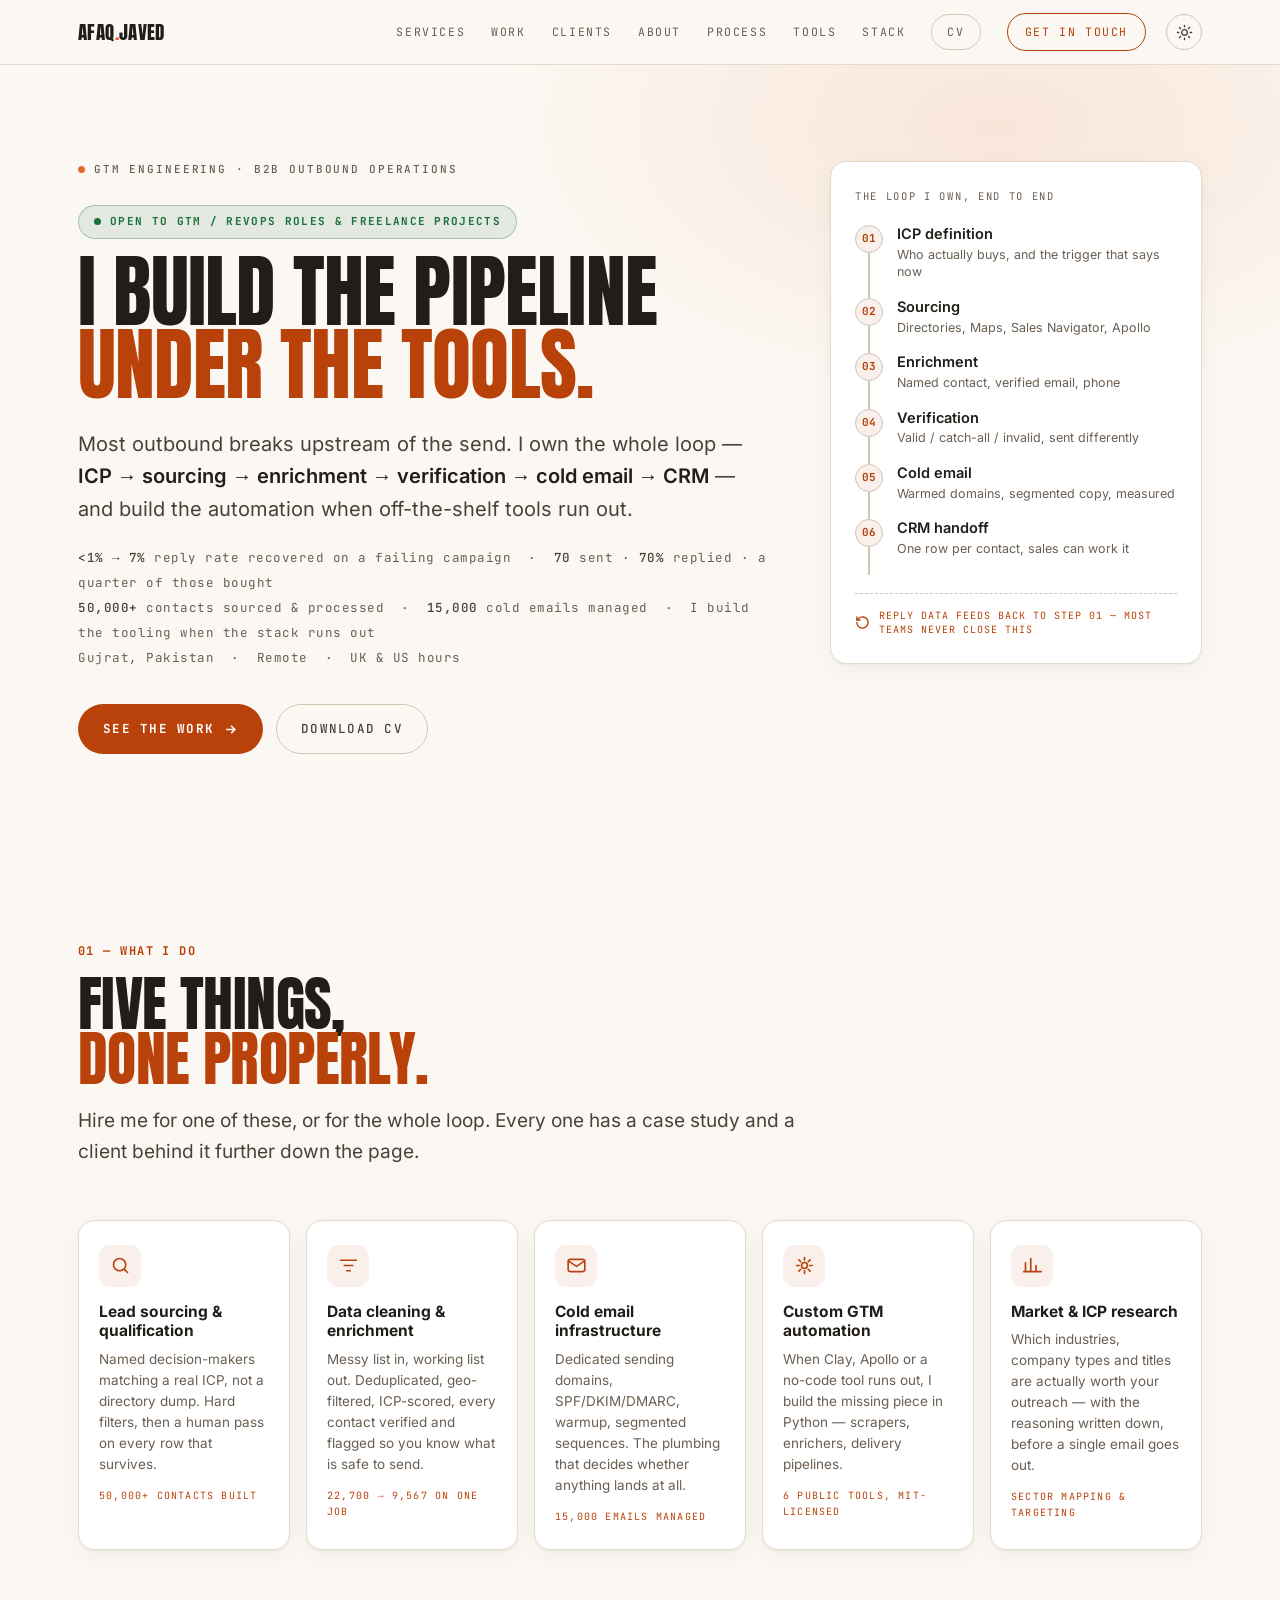
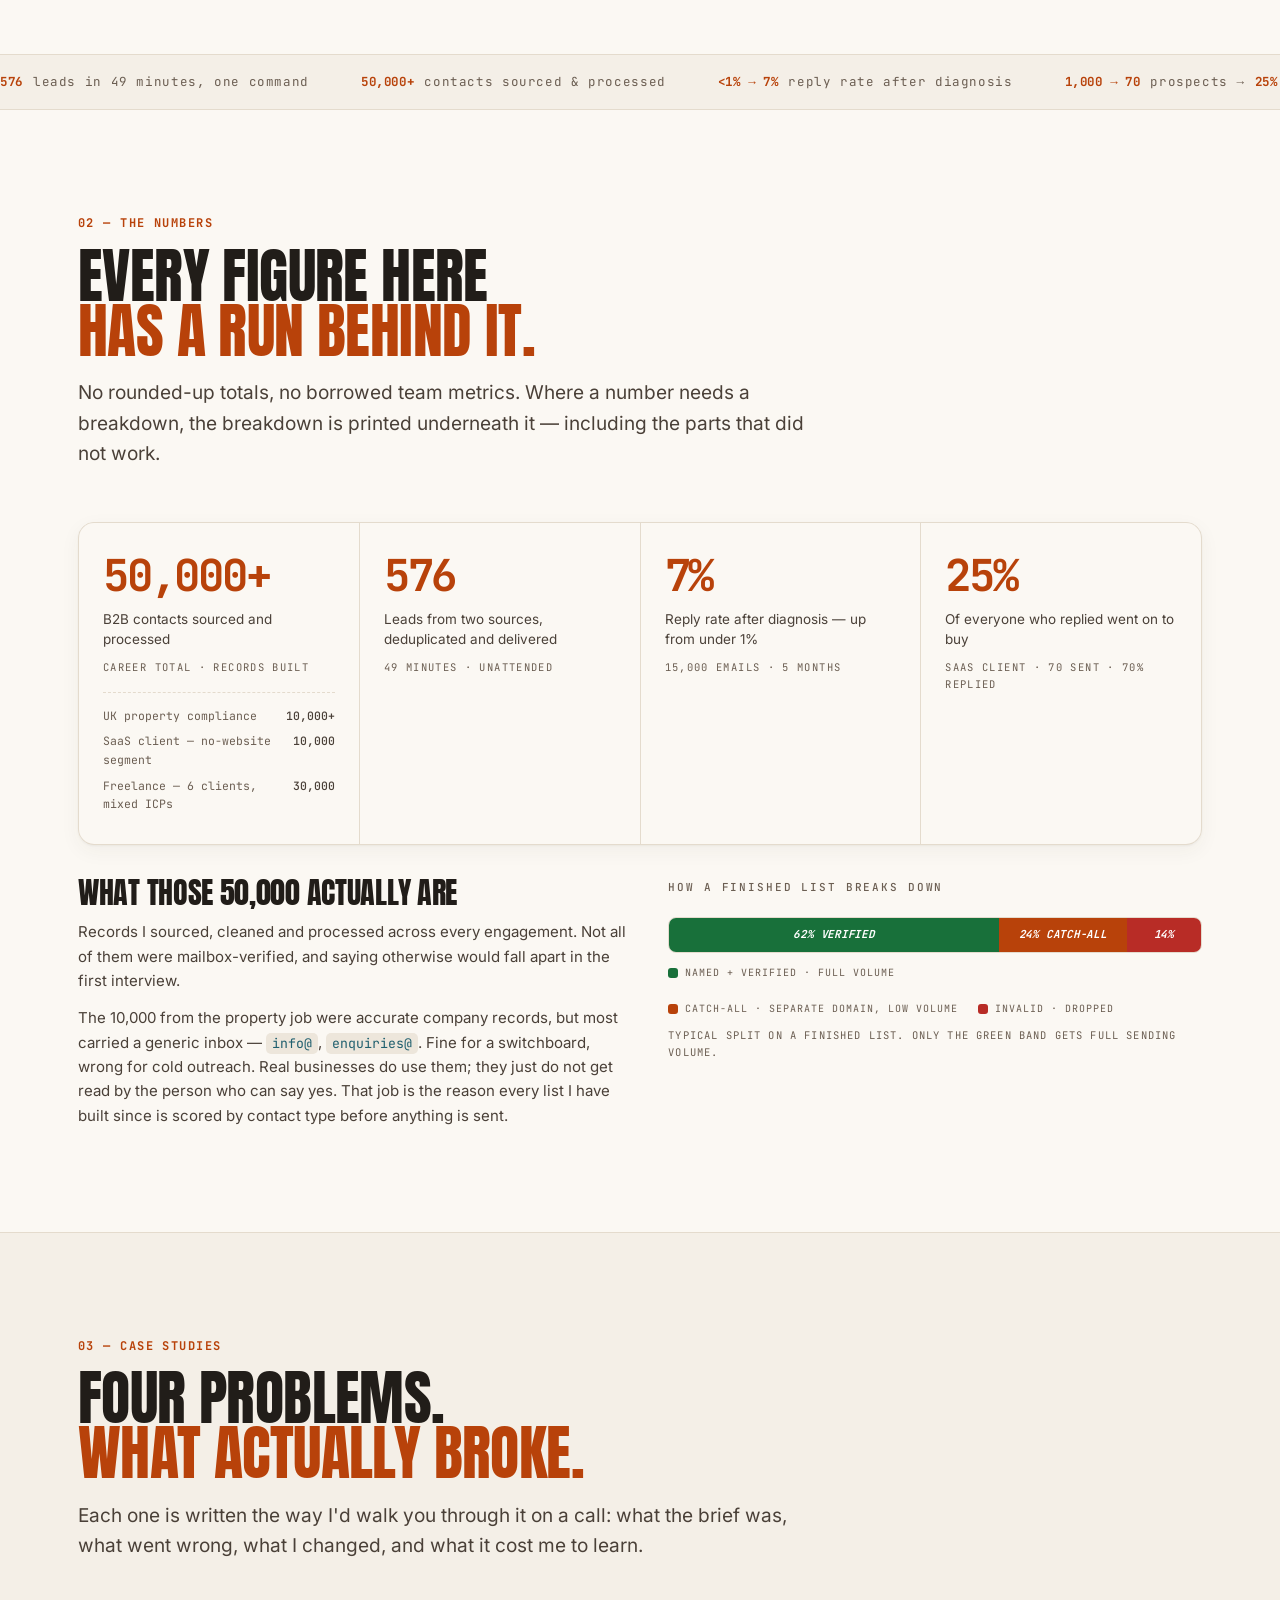
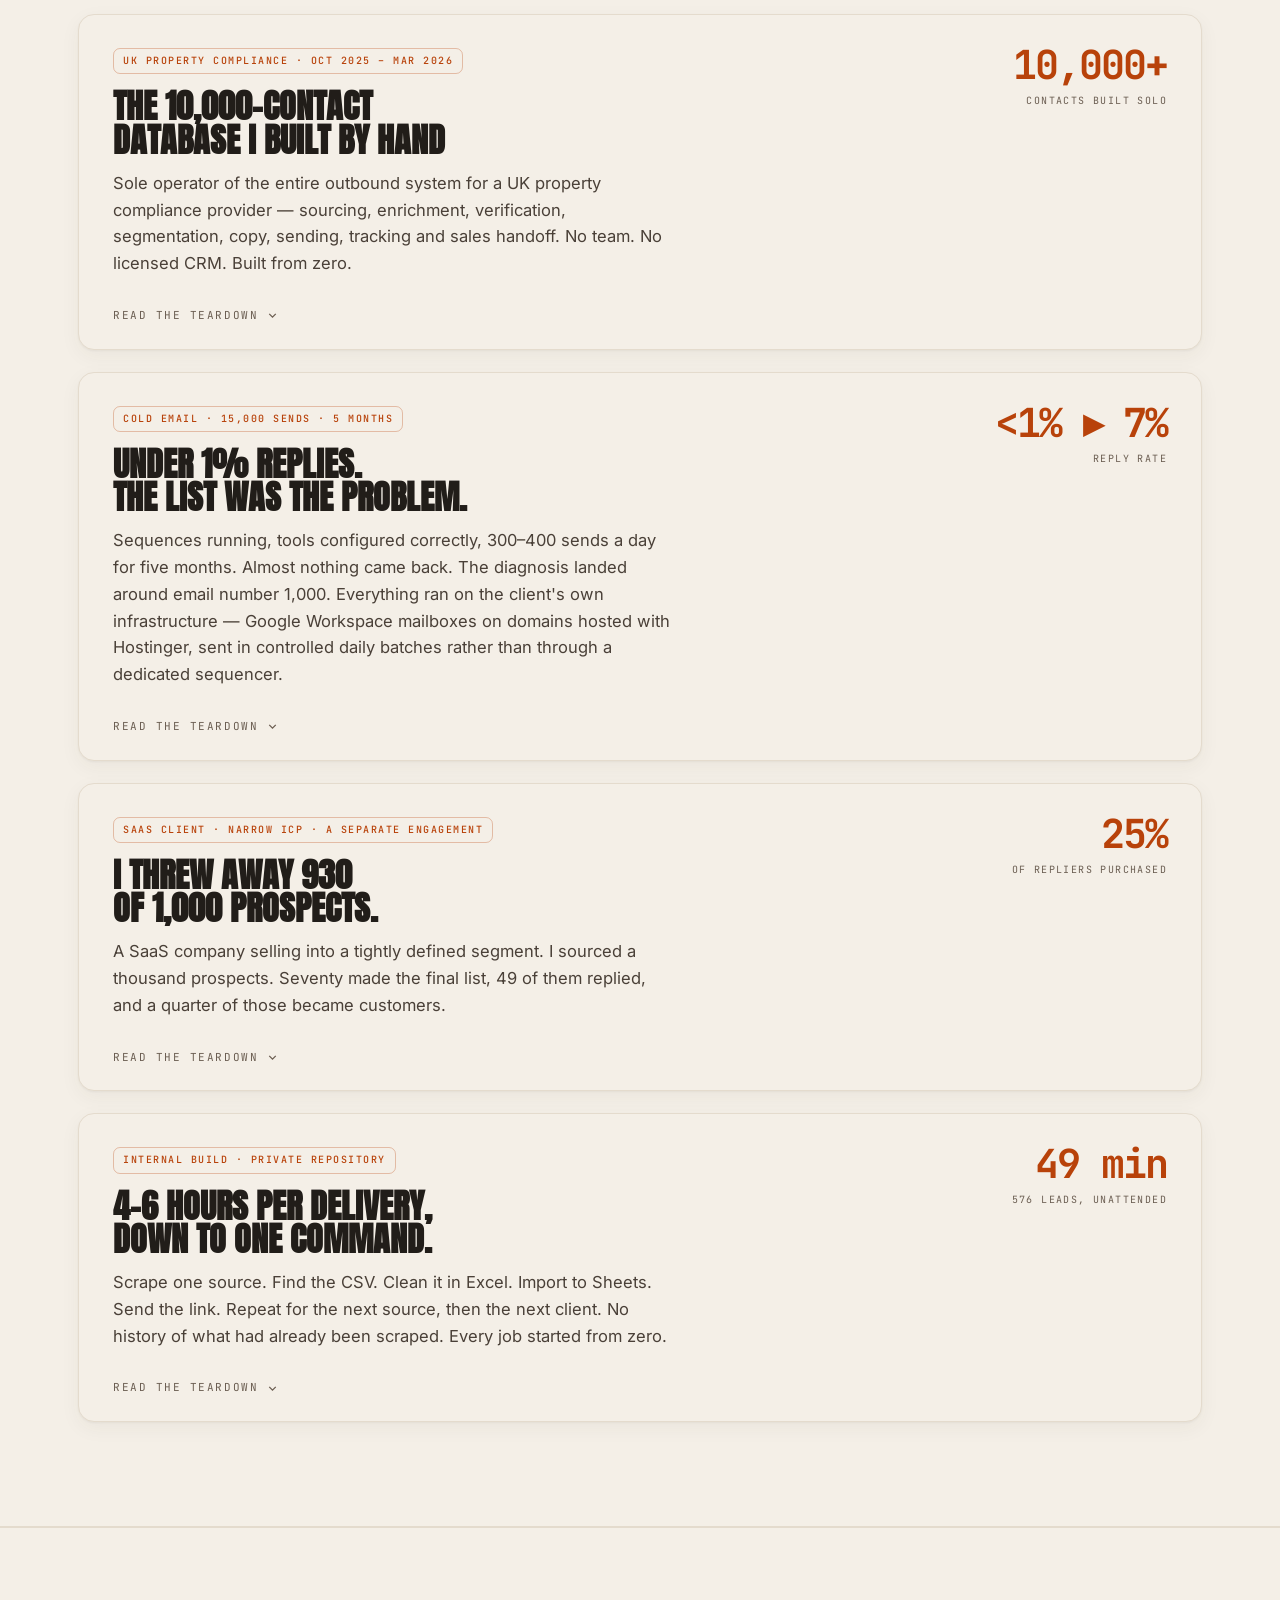
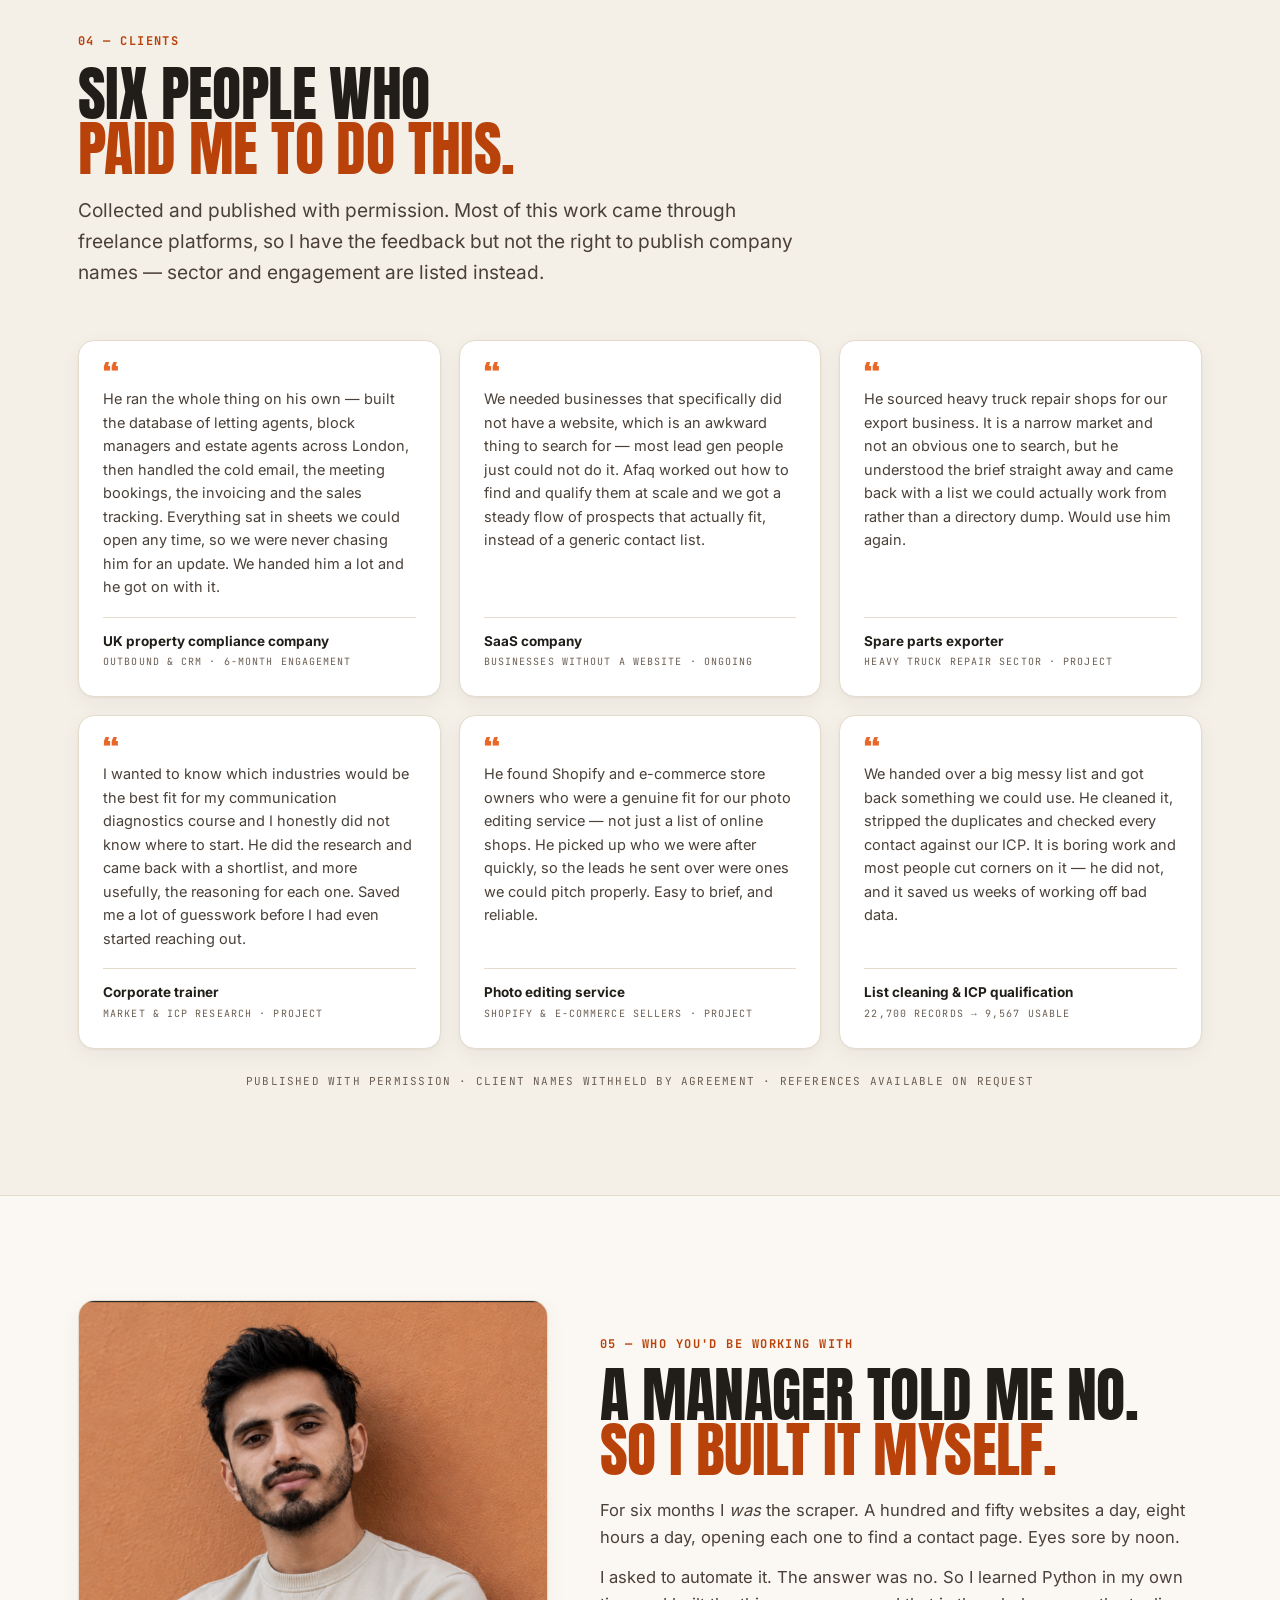
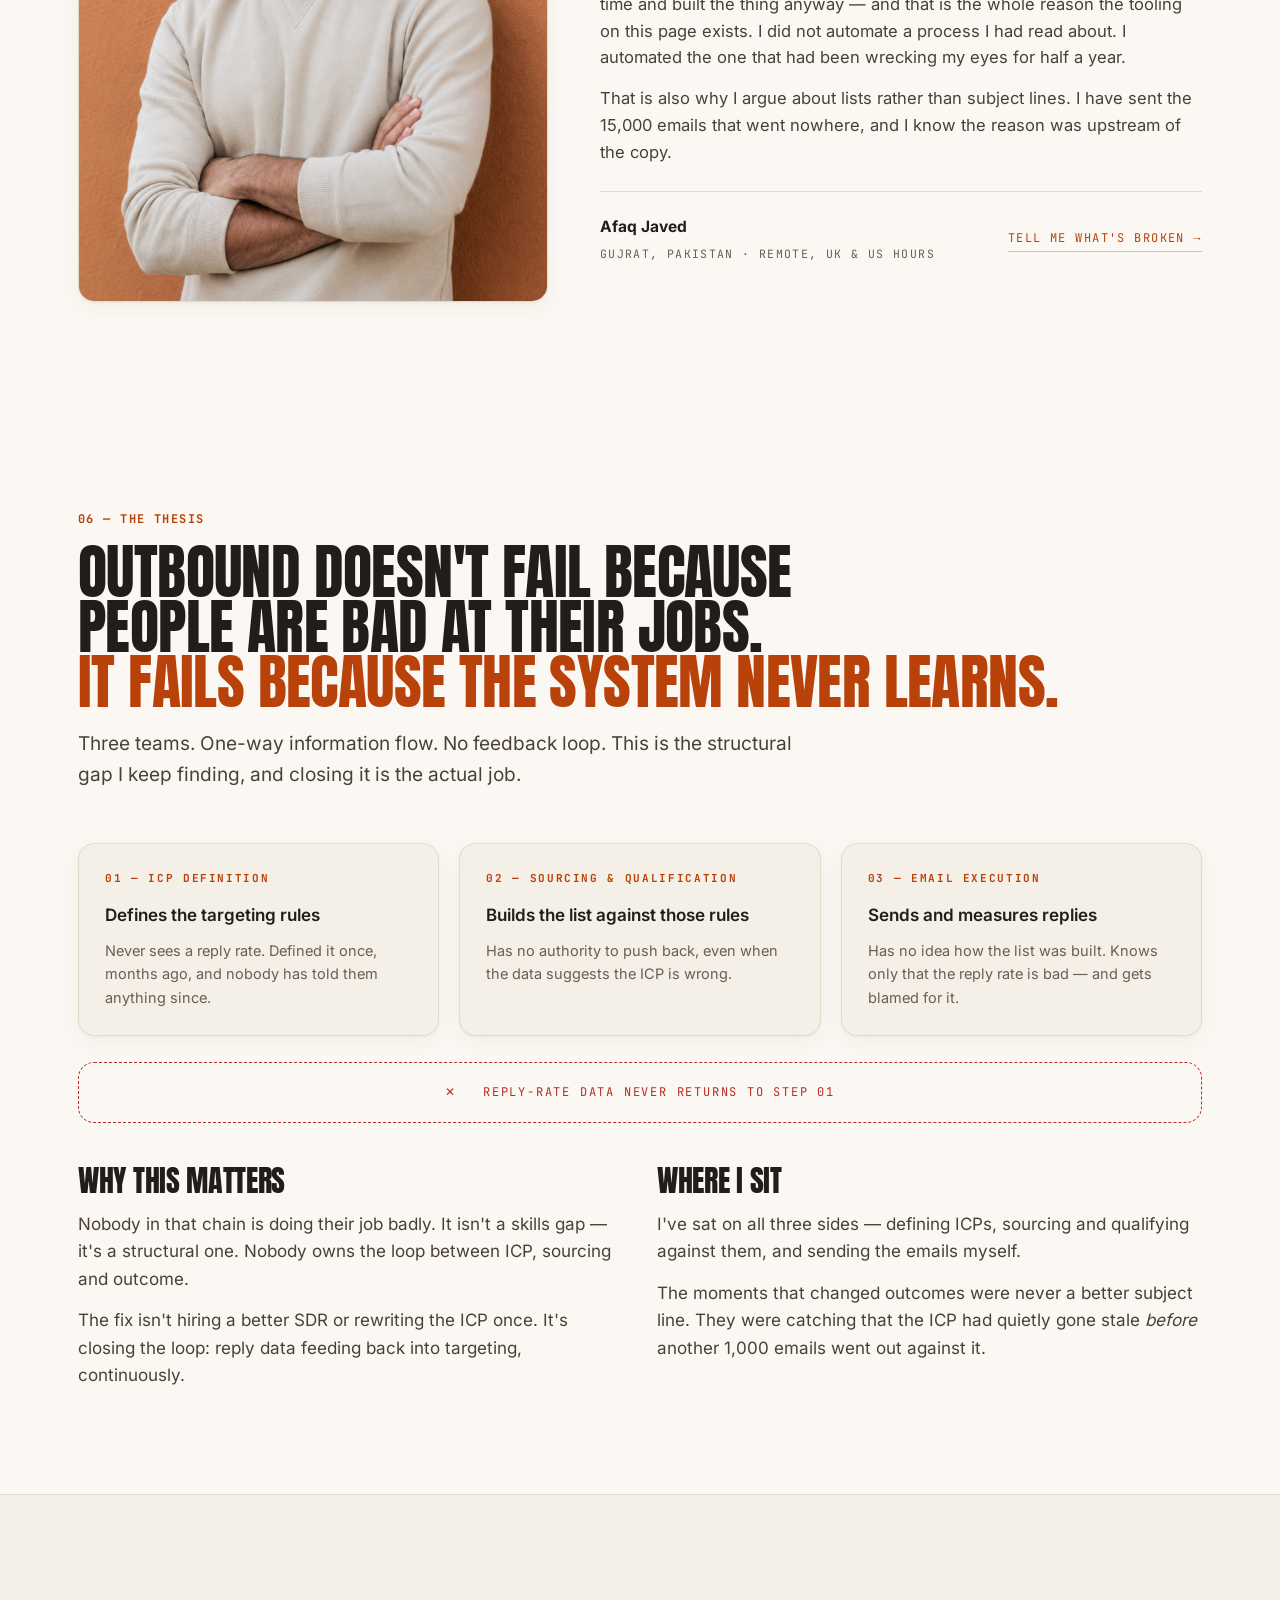
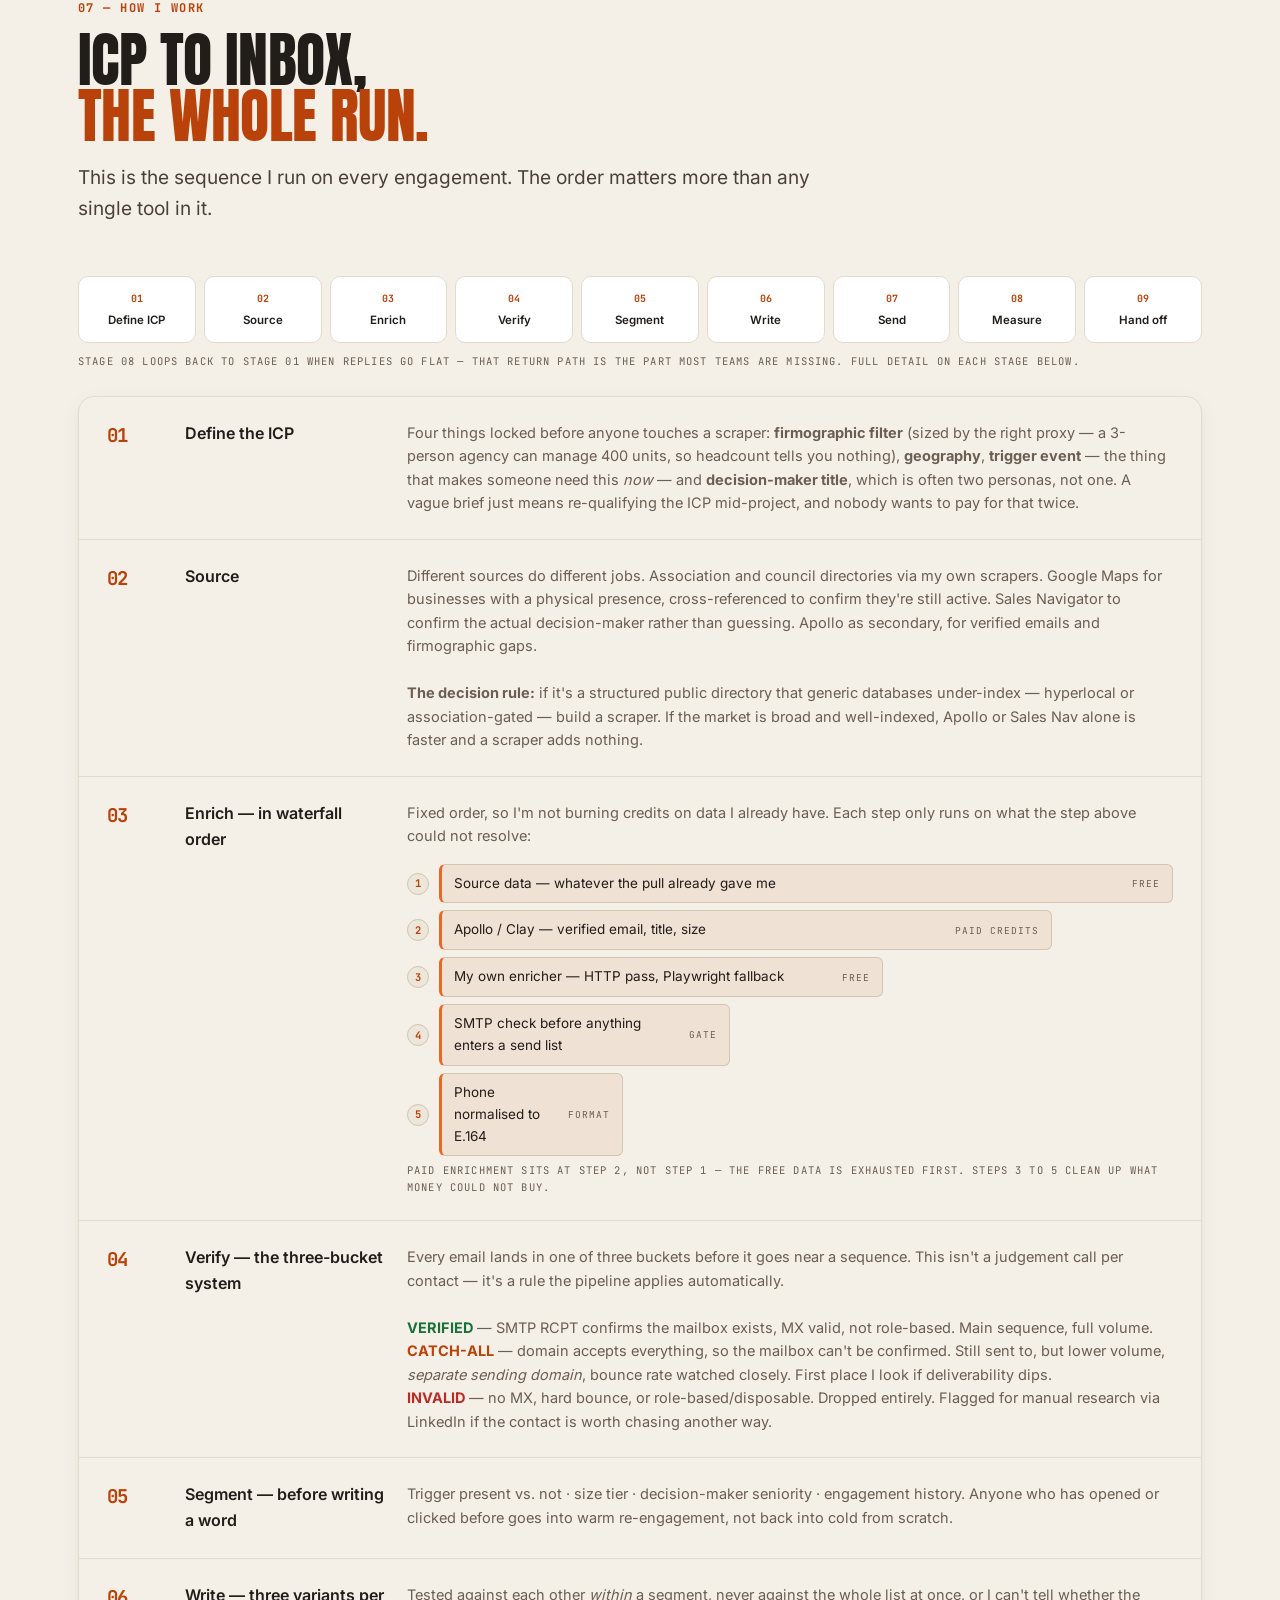
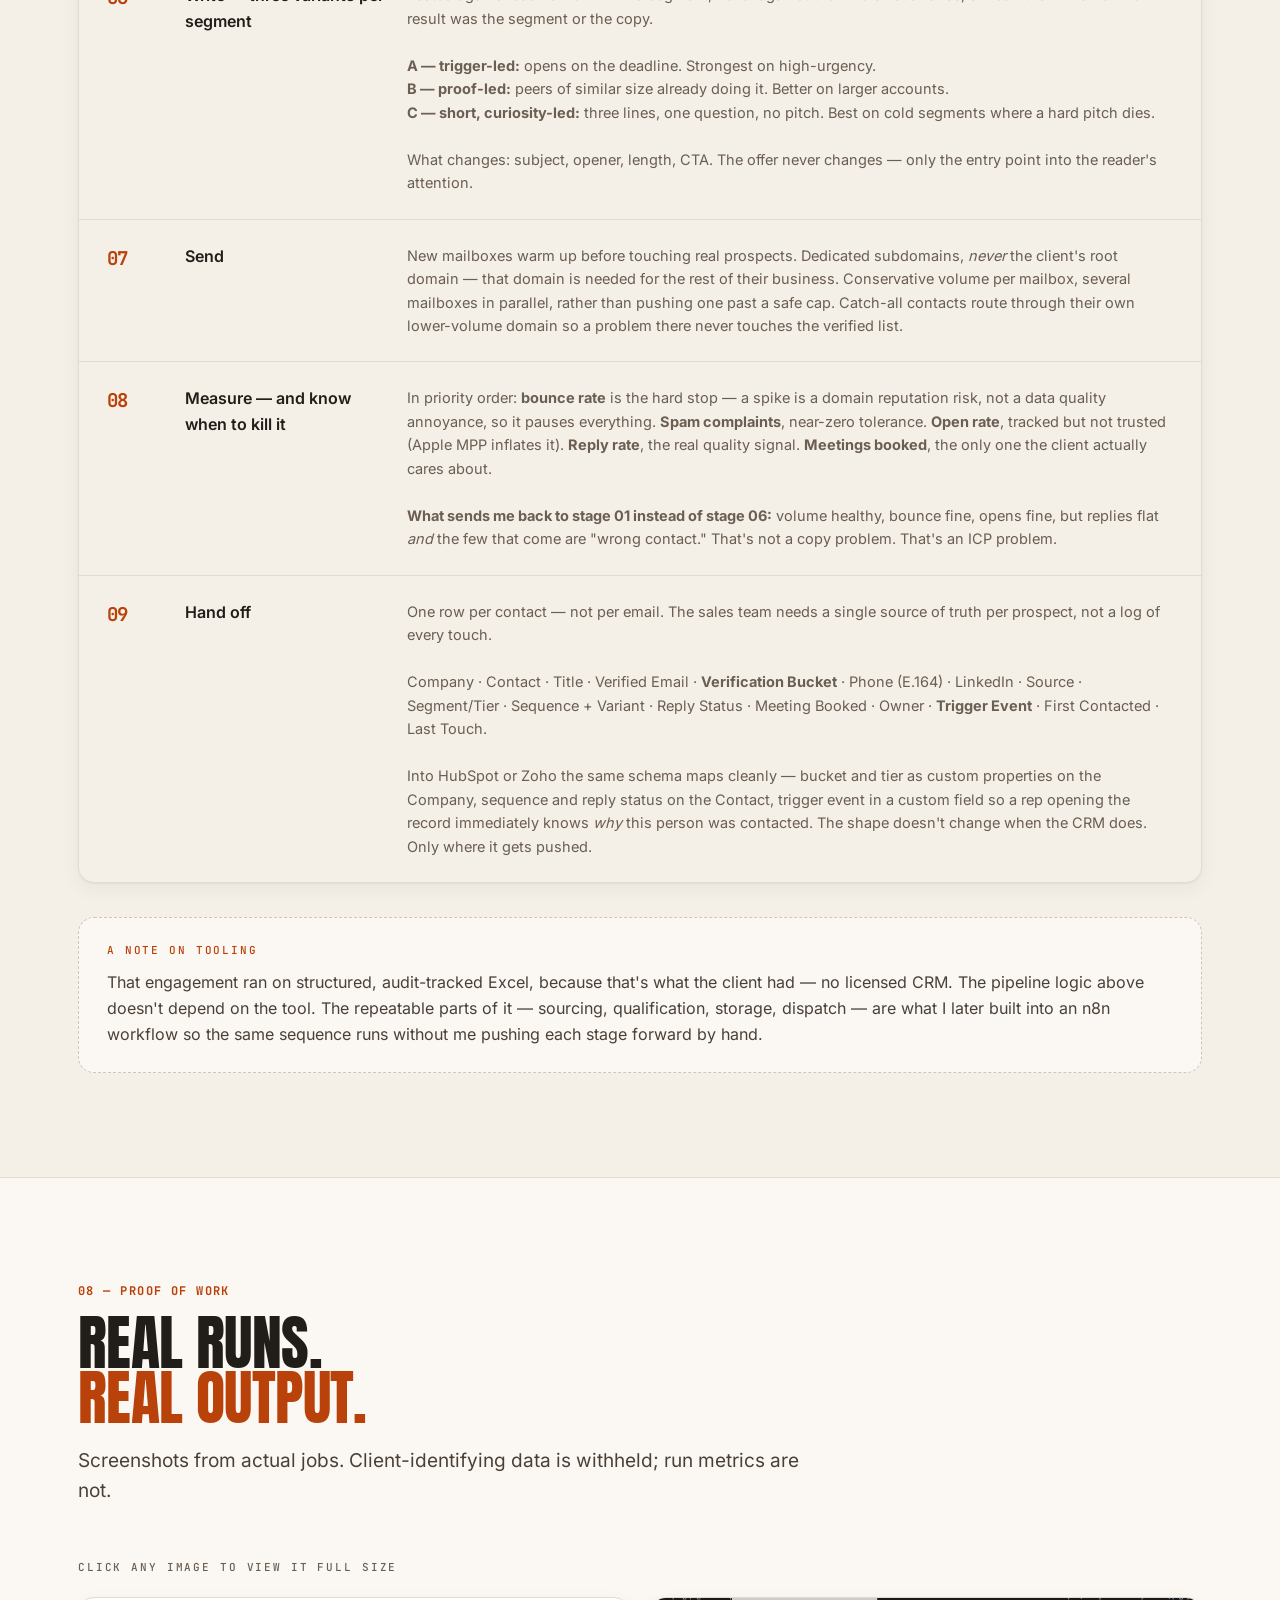
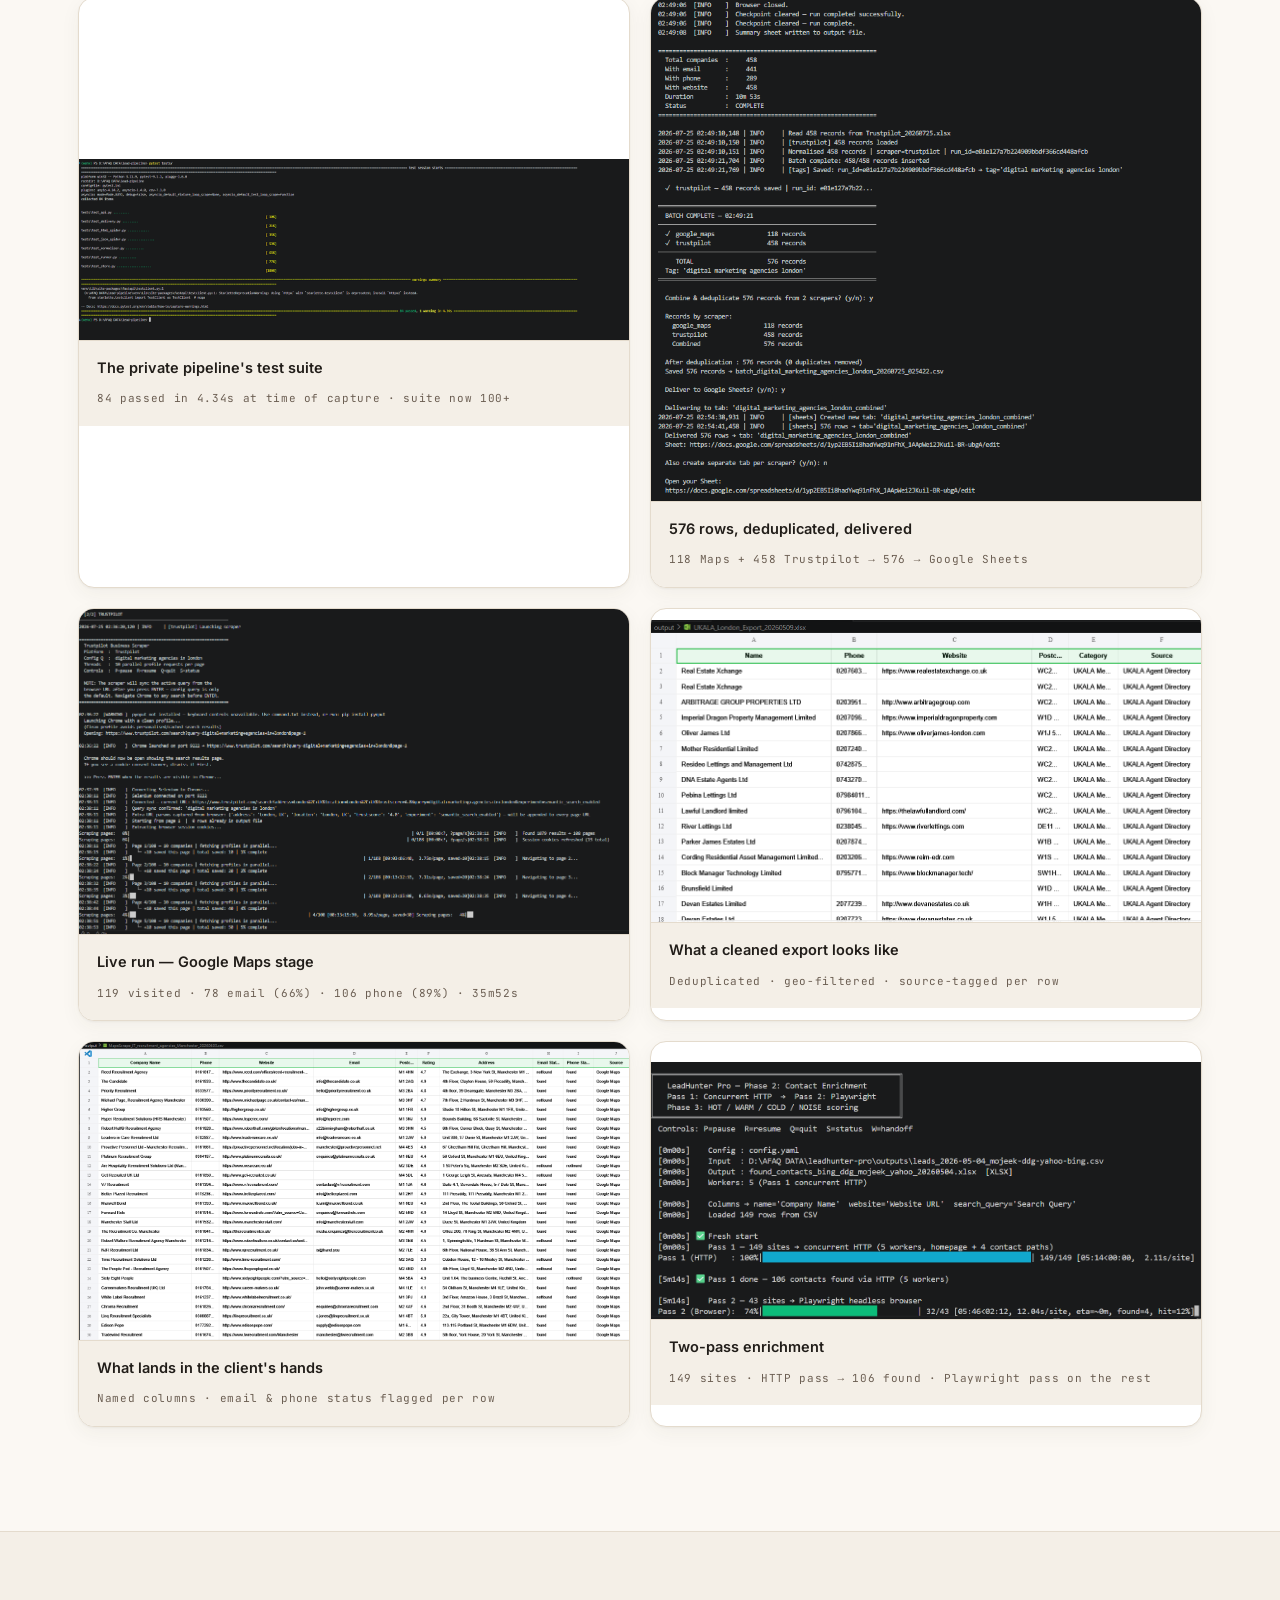
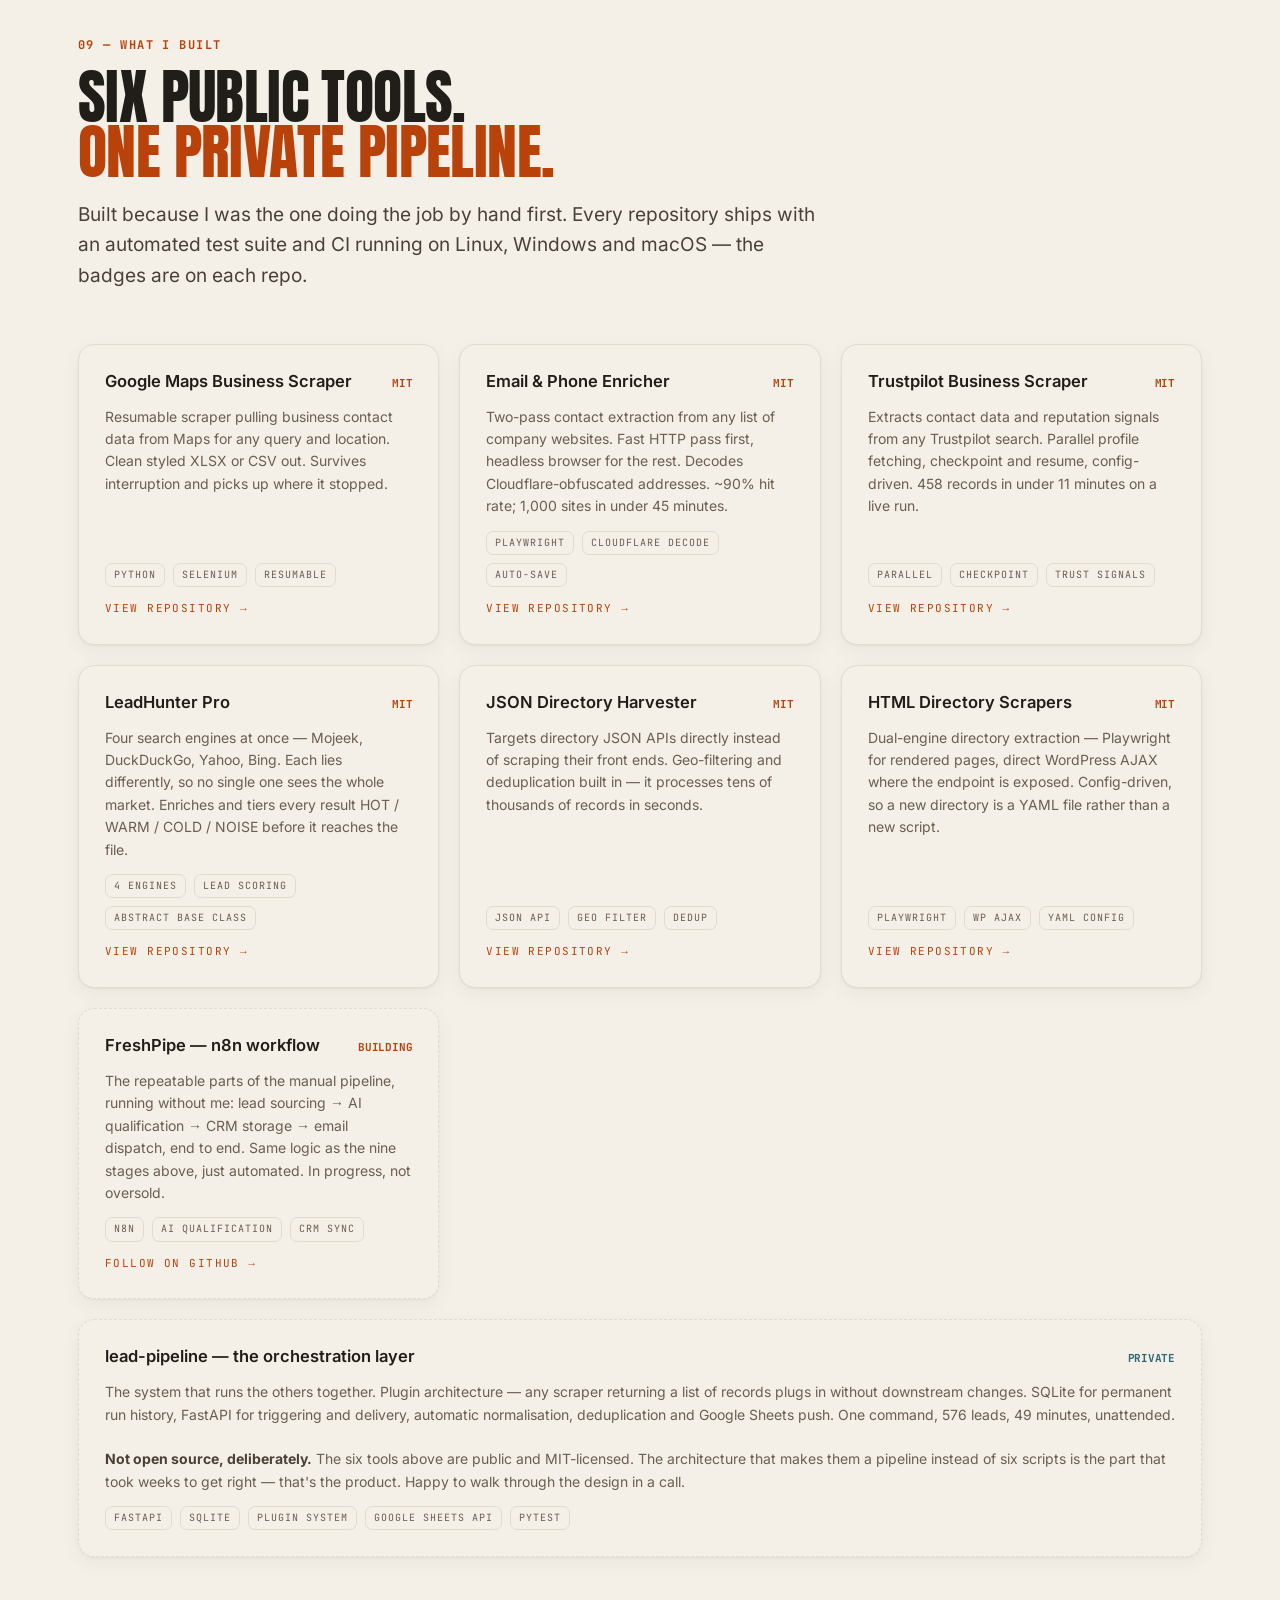
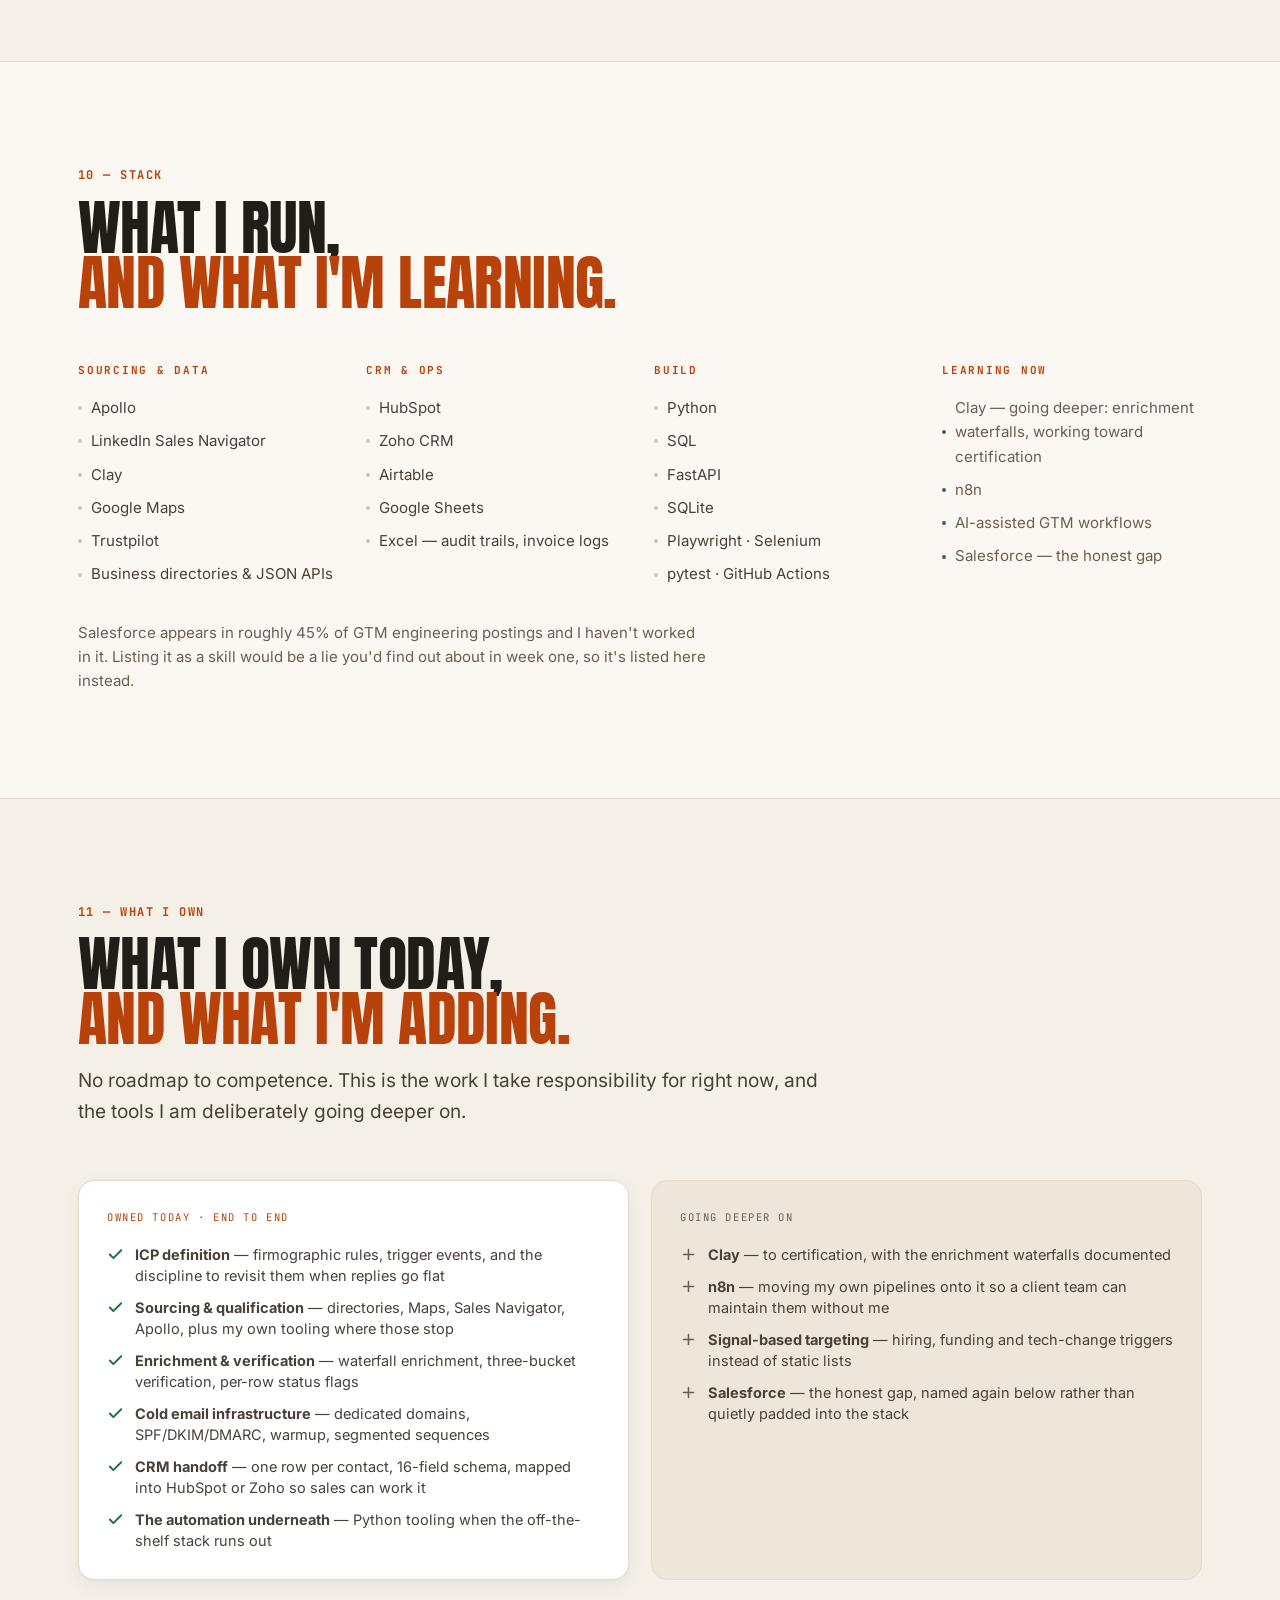
<file: index.html>
<!DOCTYPE html>
<html lang="en" data-theme="light">
<head>
<meta charset="utf-8">
<meta name="viewport" content="width=device-width,initial-scale=1">
<title>Afaq Javed — GTM Engineer &amp; B2B Outbound Operator</title>
<meta name="description" content="I build B2B outbound pipelines end to end — ICP, sourcing, enrichment, verification, cold email, CRM. 50,000+ contacts sourced. 1,000 prospects cut to 70: 70% replied, 25% of those bought. Python, Apollo, HubSpot, Clay.">
<meta name="author" content="Afaq Javed">
<link rel="canonical" href="https://faaqjaved.github.io/Portfolio/">
<link rel="icon" href="favicon.ico" sizes="any">
<link rel="icon" type="image/png" sizes="any" href="assets/favicon-180.png">
<link rel="apple-touch-icon" href="assets/favicon-180.png">

<meta property="og:type" content="website">
<meta property="og:url" content="https://faaqjaved.github.io/Portfolio/">
<meta property="og:title" content="Afaq Javed — GTM Engineer &amp; B2B Outbound Operator">
<meta property="og:description" content="50,000+ B2B contacts sourced. 15,000 cold emails: &lt;1% → 7%. 1,000 prospects cut to 70 → 70% replied, 25% of them bought. I build the pipeline underneath the tools.">
<meta property="og:image" content="https://faaqjaved.github.io/Portfolio/assets/img/og.png">
<meta name="twitter:card" content="summary_large_image">

<link rel="preload" href="assets/fonts/anton-400.woff2" as="font" type="font/woff2" crossorigin>
<link rel="preload" href="assets/fonts/inter-400.woff2" as="font" type="font/woff2" crossorigin>
<link rel="stylesheet" href="assets/css/main.css">
<meta name="theme-color" content="#FBF8F3">
<script>
/* set theme before first paint — no flash on reload */
(function(){try{
  /* Light is the default for everyone. Dark only if the visitor chose it. */
  var t = localStorage.getItem('theme') === 'dark' ? 'dark' : 'light';
  document.documentElement.setAttribute('data-theme',t);
  var m=document.querySelector('meta[name=theme-color]');
  if(m) m.setAttribute('content', t==='dark' ? '#16181E' : '#FBF8F3');
}catch(e){}})();
</script>

<script type="application/ld+json">
{"@context":"https://schema.org","@type":"Person","name":"Afaq Javed",
"jobTitle":"GTM Engineer / B2B Outbound Operations Specialist",
"email":"mailto:faaqjaved@gmail.com","telephone":"+923120783268",
"url":"https://faaqjaved.github.io/Portfolio/",
"address":{"@type":"PostalAddress","addressLocality":"Gujrat","addressRegion":"Punjab","addressCountry":"PK"},
"sameAs":["https://www.linkedin.com/in/faaqjaved/","https://github.com/FAAQJAVED"],
"knowsAbout":["B2B Lead Generation","Outbound Sales","Data Enrichment","GTM Engineering","Revenue Operations","Python","Apollo","HubSpot","Clay"]}
</script>
</head>
<body>

<!-- ============ NAV ============ -->
<nav class="nav">
  <div class="nav-in">
    <a href="#top" class="brand">AFAQ<i>.</i>JAVED</a>
    <button class="burger" id="burger" aria-label="Menu" aria-expanded="false">
      <svg width="22" height="22" viewBox="0 0 24 24" fill="none" stroke="currentColor" stroke-width="2">
        <path d="M3 6h18M3 12h18M3 18h18"/></svg>
    </button>
    <div class="nav-links" id="navlinks">
      <a href="#services">Services</a>
      <a href="#work">Work</a>
      <a href="#clients">Clients</a>
      <a href="#about">About</a>
      <a href="#process">Process</a>
      <a href="#tools">Tools</a>
      <a href="#stack">Stack</a>
      <a href="assets/Afaq_Javed_CV.pdf" class="nav-cv" download>CV</a>
      <a href="#contact" class="nav-cta">Get in touch</a>
    </div>
    <button class="tt" id="tt" aria-label="Switch to dark theme" title="Switch theme">
      <svg class="sun" viewBox="0 0 24 24" fill="none" stroke="currentColor" stroke-width="1.9" stroke-linecap="round">
        <circle cx="12" cy="12" r="4"/><path d="M12 2v2M12 20v2M4.9 4.9l1.4 1.4M17.7 17.7l1.4 1.4M2 12h2M20 12h2M4.9 19.1l1.4-1.4M17.7 6.3l1.4-1.4"/></svg>
      <svg class="moon" viewBox="0 0 24 24" fill="none" stroke="currentColor" stroke-width="1.9" stroke-linecap="round" stroke-linejoin="round">
        <path d="M21 12.8A9 9 0 1 1 11.2 3a7 7 0 0 0 9.8 9.8Z"/></svg>
    </button>

  </div>
</nav>

<!-- ============ HERO ============ -->
<header class="hero" id="top">
  <div class="wrap hero-grid">
    <div>
      <div class="eyebrow">
        <span class="dot live"></span>
        <span class="lab">GTM Engineering · B2B Outbound Operations</span>
      </div>

      <div class="opento"><b></b> Open to GTM / RevOps roles &amp; freelance projects</div>

      <h1 class="disp">I build the pipeline<br><span class="em">under the tools.</span></h1>

      <p class="hero-sub">
        Most outbound breaks upstream of the send. I own the whole loop —
        <strong>ICP → sourcing → enrichment → verification → cold email → CRM</strong> —
        and build the automation when off-the-shelf tools run out.
      </p>

      <p class="hero-meta">
        <b>&lt;1% → 7%</b> reply rate recovered on a failing campaign &nbsp;·&nbsp; <b>70</b> sent · <b>70%</b> replied · a quarter of those bought<br>
        <b>50,000+</b> contacts sourced &amp; processed &nbsp;·&nbsp; <b>15,000</b> cold emails managed &nbsp;·&nbsp; I build the tooling when the stack runs out<br>
        Gujrat, Pakistan &nbsp;·&nbsp; Remote &nbsp;·&nbsp; UK &amp; US hours
      </p>

      <div class="btns">
        <a href="#work" class="btn btn-1">
          See the work
          <svg viewBox="0 0 24 24" fill="none" stroke="currentColor" stroke-width="2.4"><path d="M5 12h14M13 6l6 6-6 6"/></svg>
        </a>
        <a href="assets/Afaq_Javed_CV.pdf" class="btn btn-2" download>Download CV</a>
      </div>
    </div>

    <!-- the loop I own — operator object, not a terminal -->
    <aside class="pipe">
      <div class="pipe-t">The loop I own, end to end</div>

      <div class="pipe-s">
        <div class="pipe-n">01</div>
        <div><div class="pipe-x">ICP definition</div><div class="pipe-d">Who actually buys, and the trigger that says now</div></div>
      </div>
      <div class="pipe-s">
        <div class="pipe-n">02</div>
        <div><div class="pipe-x">Sourcing</div><div class="pipe-d">Directories, Maps, Sales Navigator, Apollo</div></div>
      </div>
      <div class="pipe-s">
        <div class="pipe-n">03</div>
        <div><div class="pipe-x">Enrichment</div><div class="pipe-d">Named contact, verified email, phone</div></div>
      </div>
      <div class="pipe-s">
        <div class="pipe-n">04</div>
        <div><div class="pipe-x">Verification</div><div class="pipe-d">Valid / catch-all / invalid, sent differently</div></div>
      </div>
      <div class="pipe-s">
        <div class="pipe-n">05</div>
        <div><div class="pipe-x">Cold email</div><div class="pipe-d">Warmed domains, segmented copy, measured</div></div>
      </div>
      <div class="pipe-s">
        <div class="pipe-n">06</div>
        <div><div class="pipe-x">CRM handoff</div><div class="pipe-d">One row per contact, sales can work it</div></div>
      </div>

      <div class="pipe-fb">
        <svg viewBox="0 0 24 24" fill="none" stroke="currentColor" stroke-width="2.2" stroke-linecap="round"><path d="M3 12a9 9 0 1 0 3-6.7L3 8"/><path d="M3 3v5h5"/></svg>
        <span>Reply data feeds back to step 01 — most teams never close this</span>
      </div>
    </aside>
  </div>
</header>

<!-- ============ SERVICES ============ -->
<section id="services">
  <div class="wrap">
    <div class="sec-head rv">
      <span class="sec-num">01 — WHAT I DO</span>
      <h2 class="disp">Five things,<br><span class="em">done properly.</span></h2>
      <p class="lede">Hire me for one of these, or for the whole loop. Every one has a case study and a client behind it further down the page.</p>
    </div>

    <div class="svcs rv">
      <div class="svc">
        <div class="svc-i"><svg viewBox="0 0 24 24" fill="none" stroke="currentColor" stroke-width="1.9" stroke-linecap="round" stroke-linejoin="round"><circle cx="11" cy="11" r="7"/><path d="M20 20l-3.5-3.5"/></svg></div>
        <h3>Lead sourcing &amp; qualification</h3>
        <p>Named decision-makers matching a real ICP, not a directory dump. Hard filters, then a human pass on every row that survives.</p>
        <div class="svc-m">50,000+ contacts built</div>
      </div>

      <div class="svc">
        <div class="svc-i"><svg viewBox="0 0 24 24" fill="none" stroke="currentColor" stroke-width="1.9" stroke-linecap="round" stroke-linejoin="round"><path d="M3 6h18M7 12h10M10 18h4"/></svg></div>
        <h3>Data cleaning &amp; enrichment</h3>
        <p>Messy list in, working list out. Deduplicated, geo-filtered, ICP-scored, every contact verified and flagged so you know what is safe to send.</p>
        <div class="svc-m">22,700 → 9,567 on one job</div>
      </div>

      <div class="svc">
        <div class="svc-i"><svg viewBox="0 0 24 24" fill="none" stroke="currentColor" stroke-width="1.9" stroke-linecap="round" stroke-linejoin="round"><rect x="2.5" y="5" width="19" height="14" rx="2.5"/><path d="M3 7l9 6 9-6"/></svg></div>
        <h3>Cold email infrastructure</h3>
        <p>Dedicated sending domains, SPF/DKIM/DMARC, warmup, segmented sequences. The plumbing that decides whether anything lands at all.</p>
        <div class="svc-m">15,000 emails managed</div>
      </div>

      <div class="svc">
        <div class="svc-i"><svg viewBox="0 0 24 24" fill="none" stroke="currentColor" stroke-width="1.9" stroke-linecap="round" stroke-linejoin="round"><path d="M12 3v3M12 18v3M3 12h3M18 12h3M5.6 5.6l2.1 2.1M16.3 16.3l2.1 2.1M18.4 5.6l-2.1 2.1M7.7 16.3l-2.1 2.1"/><circle cx="12" cy="12" r="3.4"/></svg></div>
        <h3>Custom GTM automation</h3>
        <p>When Clay, Apollo or a no-code tool runs out, I build the missing piece in Python — scrapers, enrichers, delivery pipelines.</p>
        <div class="svc-m">6 public tools, MIT-licensed</div>
      </div>

      <div class="svc">
        <div class="svc-i"><svg viewBox="0 0 24 24" fill="none" stroke="currentColor" stroke-width="1.9" stroke-linecap="round" stroke-linejoin="round"><path d="M4 19V9M10 19V4M16 19v-7M22 19H2"/></svg></div>
        <h3>Market &amp; ICP research</h3>
        <p>Which industries, company types and titles are actually worth your outreach — with the reasoning written down, before a single email goes out.</p>
        <div class="svc-m">Sector mapping &amp; targeting</div>
      </div>
    </div>
  </div>
</section>

<!-- ============ TICKER ============ -->
<div class="ticker" aria-hidden="true">
  <div class="tick-track" id="tick">
    <span class="tick"><b>576</b> leads in 49 minutes, one command</span>
    <span class="tick"><b>50,000+</b> contacts sourced &amp; processed</span>
    <span class="tick"><b>&lt;1% → 7%</b> reply rate after diagnosis</span>
    <span class="tick"><b>1,000 → 70</b> prospects → <b>25%</b> of repliers bought</span>
    <span class="tick"><b>6</b> production tools, MIT-licensed, built for my own jobs</span>
    <span class="tick"><b>22,700 → 9,567</b> messy list, cleaned and ICP-qualified</span>
    <span class="tick"><b>3</b> operating systems in CI</span>
  </div>
</div>

<!-- ============ STATS ============ -->
<section id="numbers">
  <div class="wrap">
    <div class="sec-head rv">
      <span class="sec-num">02 — THE NUMBERS</span>
      <h2 class="disp">Every figure here<br><span class="em">has a run behind it.</span></h2>
      <p class="lede">No rounded-up totals, no borrowed team metrics. Where a number needs a breakdown, the breakdown is printed underneath it — including the parts that did not work.</p>
    </div>

    <div class="stats rv">
      <div class="stat">
        <div class="stat-n">50,000+</div>
        <div class="stat-l">B2B contacts sourced and processed</div>
        <div class="stat-s">Career total · records built</div>
        <div class="brk">
          <div class="brk-r"><span>UK property compliance</span><b>10,000+</b></div>
          <div class="brk-r"><span>SaaS client — no-website segment</span><b>10,000</b></div>
          <div class="brk-r"><span>Freelance — 6 clients, mixed ICPs</span><b>30,000</b></div>
        </div>
      </div>
      <div class="stat">
        <div class="stat-n">576</div>
        <div class="stat-l">Leads from two sources, deduplicated and delivered</div>
        <div class="stat-s">49 minutes · unattended</div>
      </div>
      <div class="stat">
        <div class="stat-n">7%</div>
        <div class="stat-l">Reply rate after diagnosis — up from under 1%</div>
        <div class="stat-s">15,000 emails · 5 months</div>
      </div>
      <div class="stat">
        <div class="stat-n">25%</div>
        <div class="stat-l">Of everyone who replied went on to buy</div>
        <div class="stat-s">SaaS client · 70 sent · 70% replied</div>
      </div>
    </div>

    <!-- honesty note: what 'sourced' means vs 'verified' -->
    <div class="rv" style="margin-top:34px;display:grid;grid-template-columns:1.05fr 1fr;gap:30px;align-items:start">
      <div>
        <h3 class="disp" style="margin-bottom:14px">What those 50,000 actually are</h3>
        <p style="color:var(--mid);font-size:15px">Records I sourced, cleaned and processed across every engagement. Not all of them were mailbox-verified, and saying otherwise would fall apart in the first interview.</p>
        <p style="color:var(--mid);font-size:15px;margin-top:13px">The 10,000 from the property job were accurate company records, but most carried a generic inbox — <code class="c">info@</code>, <code class="c">enquiries@</code>. Fine for a switchboard, wrong for cold outreach. Real businesses do use them; they just do not get read by the person who can say yes. That job is the reason every list I have built since is scored by contact type before anything is sent.</p>
      </div>
      <div>
        <div class="lab" style="margin-bottom:4px">How a finished list breaks down</div>
        <div class="stk" role="img" aria-label="Verification split: 62 percent named and verified, 24 percent catch-all, 14 percent invalid and dropped">
          <i style="width:62%;background:var(--green)">62% VERIFIED</i>
          <i style="width:24%;background:var(--ember-fill)">24% CATCH-ALL</i>
          <i style="width:14%;background:var(--red)">14%</i>
        </div>
        <div class="stk-k">
          <span><b style="background:var(--green)"></b> Named + verified · full volume</span>
          <span><b style="background:var(--ember-fill)"></b> Catch-all · separate domain, low volume</span>
          <span><b style="background:var(--red)"></b> Invalid · dropped</span>
        </div>
        <p class="chart-cap">Typical split on a finished list. Only the green band gets full sending volume.</p>
      </div>
    </div>
  </div>
</section>

<!-- ============ CASE STUDIES ============ -->
<section id="work" style="background:var(--bg-2);border-top:1px solid var(--line);border-bottom:1px solid var(--line)">
  <div class="wrap">
    <div class="sec-head rv">
      <span class="sec-num">03 — CASE STUDIES</span>
      <h2 class="disp">Four problems.<br><span class="em">What actually broke.</span></h2>
      <p class="lede">Each one is written the way I'd walk you through it on a call: what the brief was, what went wrong, what I changed, and what it cost me to learn.</p>
    </div>

    <div class="cases">

      <!-- CASE 1 -->
      <article class="case rv">
        <div class="case-head">
          <div>
            <span class="case-tag">UK Property Compliance · Oct 2025 – Mar 2026</span>
            <h3 class="case-h">The 10,000-contact<br>database I built by hand</h3>
            <p class="case-sub">Sole operator of the entire outbound system for a UK property compliance provider — sourcing, enrichment, verification, segmentation, copy, sending, tracking and sales handoff. No team. No licensed CRM. Built from zero.</p>
          </div>
          <div class="case-kpi"><div class="n">10,000+</div><div class="l">Contacts built solo</div></div>
        </div>
        <button class="case-toggle" aria-expanded="false">
          <span>Read the teardown</span>
          <svg class="chev" viewBox="0 0 24 24" fill="none" stroke="currentColor" stroke-width="2.4"><path d="M6 9l6 6 6-6"/></svg>
        </button>
        <div class="case-body">
          <div class="psr">
            <div class="psr-b">
              <div class="psr-k">The ask</div>
              <div class="psr-v"><p>One person to run the entire outbound function. Build the contact database, run the campaigns, keep the CRM straight, maintain sales sheets and invoice logs. No team, no existing list, no tooling budget.</p></div>
            </div>
            <div class="psr-b">
              <div class="psr-k">Why it took six months</div>
              <div class="psr-v">
                <p>Because I was the scraper. <strong>150 websites a day.</strong> Open site, find contact page, copy email, copy phone, paste into the spreadsheet, repeat. Eight hours a day. Eyes sore by noon.</p>
                <p>London property is fragmented and hyperlocal — letting agents, block managers, estate agents, care homes, restaurants — spread across every borough with no single directory covering them, and badly under-indexed by Apollo and Sales Navigator precisely <em>because</em> it's niche. Each borough was its own manual sweep.</p>
                <p>The one thing working in my favour: compliance has a natural <strong>trigger event</strong> built in. Certificates expire on a schedule. A prospect with an expiry coming up is a fundamentally different lead from one without — and targeting on that beat any static "owns property in London" list I could have built.</p>
              </div>
            </div>
            <div class="psr-b">
              <div class="psr-k">What broke</div>
              <div class="psr-v">
                <p><strong>Almost every email I collected started with <code class="c">info@</code>.</strong></p>
                <p>That's what a website's contact page gives you. Generic inboxes, watched by a receptionist or an auto-responder, nobody with buying authority behind them. I'd built a 10,000-row database that was technically accurate and commercially close to useless for cold outreach. The outreach failed, and for a long time I assumed it was the copy. <div class="callout"><div class="lab lab-em">What happened after handoff</div><p>I booked meetings straight into the client's calendar and logged each one in the shared sheet, but I never kept a running total — so I will not quote a figure I cannot stand behind. What I can evidence is the database, the audit trail and the process.</p></div></p>
              </div>
            </div>
            <div class="psr-b">
              <div class="psr-k">The fix</div>
              <div class="psr-v">
                <p>Two changes. First, stop treating "an email exists" as the finish line — the record isn't done until there's a <strong>named person with a title</strong> attached. Second, source contacts where names actually live: Apollo, company team pages, LinkedIn — not the contact form.</p>
                <p>That's also where the <strong>three-bucket verification standard</strong> came from. Role-based addresses stopped being "a contact with a slightly worse email" and became their own category — dropped from sends entirely, flagged for a different channel if the account was worth chasing another way. Everything in section 04 is the formalised version of what I learned here the hard way.</p>
                <p>I asked to automate the sourcing so I could spend that time on qualification instead of copy-paste. The answer was no.</p>
              </div>
            </div>
            <div class="psr-b">
              <div class="psr-k">The outcome</div>
              <div class="psr-v">
                <p>They ended up with a 10,000+ contact database segmented by borough, business type and portfolio size, plus a full audit trail across sales sheets, invoice logs and service records — one row per prospect, not per email, so the sales team had a single source of truth rather than a touch log.</p>
                <div class="callout">
                  <div class="lab lab-em">What I actually took from it</div>
                  <p>Living the manual version is why the tools I built later are shaped the way they are. I didn't automate a process I'd read about. I automated the one that had been wrecking my eyes for six months — which is why the first thing my enricher does is go past the contact page.</p>
                </div>
              </div>
            </div>
          </div>
        </div>
      </article>

      <!-- CASE 2 -->
      <article class="case rv">
        <div class="case-head">
          <div>
            <span class="case-tag">Cold email · 15,000 sends · 5 months</span>
            <h3 class="case-h">Under 1% replies.<br>The list was the problem.</h3>
            <p class="case-sub">Sequences running, tools configured correctly, 300–400 sends a day for five months. Almost nothing came back. The diagnosis landed around email number 1,000. Everything ran on the client's own infrastructure — Google Workspace mailboxes on domains hosted with Hostinger, sent in controlled daily batches rather than through a dedicated sequencer.</p>
          </div>
          <div class="case-kpi"><div class="n">&lt;1% ▸ 7%</div><div class="l">Reply rate</div></div>
        </div>
        <button class="case-toggle" aria-expanded="false">
          <span>Read the teardown</span>
          <svg class="chev" viewBox="0 0 24 24" fill="none" stroke="currentColor" stroke-width="2.4"><path d="M6 9l6 6 6-6"/></svg>
        </button>
        <div class="case-body">
          <div class="psr">
            <div class="psr-b">
              <div class="psr-k">The symptom</div>
              <div class="psr-v"><p>Volume was fine. Deliverability looked fine on the surface. The sequences were built properly and going out on schedule. The replies just weren't there — and the few that came were almost all out-of-office.</p></div>
            </div>
            <div class="psr-b">
              <div class="psr-k">Why I checked at email 1,000</div>
              <div class="psr-v">
                <p>A thousand sends is enough that "bad luck" stops being an explanation. At a normal 2–3% you'd expect twenty-odd replies. I had a handful. So I stopped optimising the copy and went back through the list itself.</p>
              </div>
            </div>
            <div class="psr-b">
              <div class="psr-k">The diagnosis</div>
              <div class="psr-v">
                <p><strong>99% of those emails were landing in generic inboxes</strong> — <code class="c">info@</code>, contact forms, auto-responders. Not real inboxes. Filters, managed by people with no budget authority and every incentive to mark an unsolicited email as spam.</p>
                <p>I proved it by segmenting the sent list by address type. Every reply I'd received — every single one — came from a named contact at a <code class="c">person@company.com</code> address. Same campaign, same product, same period, same copy. Only the recipient type differed.</p>
                <p>Underneath that, a second problem: <strong>no SPF, DKIM or DMARC checks in place.</strong> Every send into a generic inbox that got marked as spam was quietly training filters against the sending domain. Volume wasn't neutral — it was actively making things worse.</p>
              </div>
            </div>
            <div class="psr-b">
              <div class="psr-k">The fix</div>
              <div class="psr-v">
                <ul>
                  <li>Strip every generic address out of the list before a campaign goes live</li>
                  <li>Re-source named contacts by title and company size through Apollo and company sites</li>
                  <li>Verify SPF, DKIM and DMARC before sending anything</li>
                  <li>Segment generic vs named — never send the same sequence to both</li>
                  <li>Personalise by role, company size and a specific pain point, not by mail-merge token</li>
                </ul>
                <p style="margin-top:16px">Reply rate on named, personalised contacts: <strong>around 7%.</strong> <div class="callout"><div class="lab lab-em">What happened after handoff</div><p>Replies were mine to own. The meetings that came from them were booked and tracked by the client's sales team, so I have no verified meeting count here — the number I stand behind is the reply-rate recovery.</p></div> Roughly seven times the generic-inbox result.</p>

                <div class="bars" role="img" aria-label="Reply rate comparison: generic inboxes under 1 percent, named and verified contacts around 7 percent, industry benchmark for well-targeted sends 8 to 10 percent">
                  <div class="bar-r">
                    <div class="bar-l">Generic<br>inboxes</div>
                    <div class="bar-t"><i class="bad" style="width:10%"></i></div>
                    <div class="bar-v">&lt;1%</div>
                  </div>
                  <div class="bar-r">
                    <div class="bar-l">Named +<br>verified</div>
                    <div class="bar-t"><i class="good" style="width:70%"></i></div>
                    <div class="bar-v">~7%</div>
                  </div>
                  <div class="bar-r">
                    <div class="bar-l">Industry<br>benchmark</div>
                    <div class="bar-t"><i style="width:90%;background:var(--line-hi)"></i></div>
                    <div class="bar-v" style="color:var(--muted)">8–10%</div>
                  </div>
                </div>
                <p class="chart-cap">Same copy. Same tools. Same sender. The only variable that changed was who was on the list.</p>
              </div>
            </div>
            <div class="psr-b">
              <div class="psr-k">Context on the number</div>
              <div class="psr-v">
                <p>For reference, the widely cited industry range is <strong>8–10% on properly targeted, personalised sends versus 2–3% on bulk</strong> — roughly a 3–4× spread. The 7% here is the recovery from a broken campaign, not a best case.</p>
                <div class="callout">
                  <div class="lab lab-em">The one-line version</div>
                  <p>Data quality isn't a nice-to-have, it's the whole campaign. Fix the list before you touch the copy. I burned five months and 15,000 sends learning that.</p>
                </div>
              </div>
            </div>
          </div>
        </div>
      </article>

      <!-- CASE 3 -->
      <article class="case rv">
        <div class="case-head">
          <div>
            <span class="case-tag">SaaS client · Narrow ICP · a separate engagement</span>
            <h3 class="case-h">I threw away 930<br>of 1,000 prospects.</h3>
            <p class="case-sub">A SaaS company selling into a tightly defined segment. I sourced a thousand prospects. Seventy made the final list, 49 of them replied, and a quarter of those became customers.</p>
          </div>
          <div class="case-kpi"><div class="n">25%</div><div class="l">Of repliers purchased</div></div>
        </div>
        <button class="case-toggle" aria-expanded="false">
          <span>Read the teardown</span>
          <svg class="chev" viewBox="0 0 24 24" fill="none" stroke="currentColor" stroke-width="2.4"><path d="M6 9l6 6 6-6"/></svg>
        </button>
        <div class="case-body">
          <div class="psr">
            <div class="psr-b">
              <div class="psr-k">Sourcing</div>
              <div class="psr-v">
                <p>Directories and Google Maps for ground-level coverage, because a good part of this segment barely exists on LinkedIn — a Sales Navigator-only approach would have missed it. Then cross-referenced through Sales Navigator and Apollo to attach names and titles.</p>
                <p><strong>1,000 raw prospects in the pool.</strong> Then the real work started.</p>
                <div class="fun" role="img" aria-label="Qualification funnel: 1,000 raw prospects, 420 after hard filters, 180 with a named contact, 70 after manual review, 49 replied, and a quarter of those who replied purchased">
                  <div class="fun-r"><div class="fun-l">Raw pool</div><div class="fun-b mut" style="width:100%">1,000 <small>sourced</small></div></div>
                  <div class="fun-r"><div class="fun-l">Pass 1 — filters</div><div class="fun-b mut" style="width:42%">420</div></div>
                  <div class="fun-r"><div class="fun-l">Pass 2 — named</div><div class="fun-b" style="width:18%">180</div></div>
                  <div class="fun-r"><div class="fun-l">Pass 3 — reviewed</div><div class="fun-b" style="width:12%">70 <small>sent</small></div></div>
                  <div class="fun-r"><div class="fun-l">Replied</div><div class="fun-b g" style="width:9%">49 <small>70%</small></div></div>
                  <div class="fun-r"><div class="fun-l">Purchased</div><div class="fun-b g" style="width:6%">25% <small>of repliers</small></div></div>
                </div>
                <p class="chart-cap">Every stage removed prospects. The reply rate is high because the list is small, not the other way round.</p>
              </div>
            </div>
            <div class="psr-b">
              <div class="psr-k">Three passes</div>
              <div class="psr-v">
                <ul>
                  <li><strong>Pass 1 — hard filters.</strong> Remove everyone outside the 5–50 employee range, wrong title, wrong geography.</li>
                  <li><strong>Pass 2 — named contact or out.</strong> A real person with a real email. Not <code class="c">info@</code>. Not <code class="c">contact@</code>.</li>
                  <li><strong>Pass 3 — manual review.</strong> Every remaining contact read individually against the full ICP. Decision-maker title confirmed, company size confirmed, location confirmed.</li>
                </ul>
                <p style="margin-top:16px"><strong>70 passed.</strong> A 7% survival rate.</p>
              </div>
            </div>
            <div class="psr-b">
              <div class="psr-k">Why 70 beats 1,000</div>
              <div class="psr-v">
                <p>Because a thousand-row list isn't an asset, it's a liability with a spreadsheet around it. Every unqualified send is a chance to get marked as spam, and that damage lands on the sending domain — which then degrades the sends to the contacts who <em>were</em> qualified.</p>
                <p>Volume doesn't just waste effort. It actively taxes the part of the list that would have worked.</p>
              </div>
            </div>
            <div class="psr-b">
              <div class="psr-k">The result</div>
              <div class="psr-v">
                <p>Those 70 got a personalised, well-structured email — written against a tight enough ICP that the same pain point was genuinely true for all of them, which is only possible <em>because</em> the list was small.</p>
                <div class="callout"><div class="lab lab-em">What happened after handoff</div><p>The client ran his own demos and closed his own deals, so the purchase rate is his reporting back to me, not a number pulled from a CRM I controlled. Deal size is his commercial information, so it is not published here.</p></div>
                <p><strong>49 of the 70 replied — 70%.</strong> Of the people who replied, <strong>a quarter went on to buy.</strong> The client was selling a SaaS product, so the purchase rate is the number that mattered to him, and it is the one worth judging the work on.</p>
                <div class="callout">
                  <div class="lab lab-em">What counts as a reply here</div>
                  <p>A human response from the person I emailed. Out-of-office replies, bounces and automated acknowledgements are excluded. A "no thanks" from a real person counts — turning down a relevant offer is still a reply; an autoresponder is not.</p>
                </div>
                <div class="callout">
                  <div class="lab lab-em">The pattern</div>
                  <p>Most outbound problems are not copy problems. They are not tool problems. They are list problems. Fix the list first.</p>
                </div>
              </div>
            </div>
          </div>
        </div>
      </article>

      <!-- CASE 4 -->
      <article class="case rv">
        <div class="case-head">
          <div>
            <span class="case-tag">Internal build · Private repository</span>
            <h3 class="case-h">4–6 hours per delivery,<br>down to one command.</h3>
            <p class="case-sub">Scrape one source. Find the CSV. Clean it in Excel. Import to Sheets. Send the link. Repeat for the next source, then the next client. No history of what had already been scraped. Every job started from zero.</p>
          </div>
          <div class="case-kpi"><div class="n">49 min</div><div class="l">576 leads, unattended</div></div>
        </div>
        <button class="case-toggle" aria-expanded="false">
          <span>Read the teardown</span>
          <svg class="chev" viewBox="0 0 24 24" fill="none" stroke="currentColor" stroke-width="2.4"><path d="M6 9l6 6 6-6"/></svg>
        </button>
        <div class="case-body">
          <div class="psr">
            <div class="psr-b">
              <div class="psr-k">Before</div>
              <div class="psr-v"><div class="callout"><div class="lab lab-em">What happened after handoff</div><p>This is an internal build, so no client pipeline attaches to it. The outcome is time: four to six hours of manual delivery per client, down to one command.</p></div>
                <p><strong>Four to six hours to deliver a single lead list to one client.</strong> Most of it wasn't scraping — it was the cleaning, merging, reformatting and delivering afterwards. And because nothing was stored, I couldn't answer "did we already scrape this?" without opening old folders.</p></div>
            </div>
            <div class="psr-b">
              <div class="psr-k">Now</div>
              <div class="psr-v">
                <pre class="cmd">python run_batch.py --tag "digital marketing agencies london" \
       --scrapers google_maps trustpilot</pre>
                <p style="margin-top:14px">Both scrapers run simultaneously in the background. <strong>118 leads</strong> from Google Maps (66% with email, 89% with phone), <strong>458</strong> from Trustpilot (96% with email). Normalised, merged and deduplicated automatically. <strong>576 rows delivered to Google Sheets in 49 minutes, completely unattended.</strong></p>
              </div>
            </div>
            <div class="psr-b">
              <div class="psr-k">Architecture</div>
              <div class="psr-v">
                <ul>
                  <li><strong>Plugin system</strong> — any scraper that returns a list of records connects to the pipeline without touching downstream code. Adding a source is one new file.</li>
                  <li><strong>SQLite storage</strong> — every run saved with a unique <code class="c">run_id</code>, scraper name and timestamp. Permanent searchable history.</li>
                  <li><strong>FastAPI layer</strong> — four endpoints to trigger runs, query results and push to any Sheet.</li>
                  <li><strong>Schema-flexible</strong> — Maps returns <code class="c">Rating</code>, Trustpilot returns <code class="c">Trust Score</code>, Yell returns <code class="c">review_count</code>. None of them have to match. The pipeline stores all of them.</li>
                  <li><strong>100+ automated tests</strong> covering the API layer, storage, normalisation and delivery. The captured run in the proof section shows 84 passing in 4.34s — that was the suite at the time of the screenshot; it has grown since.</li>
                </ul>
              </div>
            </div>
            <div class="psr-b">
              <div class="psr-k">What broke while building it</div>
              <div class="psr-v">
                <p>The hardest bug wasn't in the scraping — it was a session-timing problem in the multi-engine search tool that feeds this pipeline.</p>
                <p>DuckDuckGo uses a POST endpoint. A cold session returns <strong>HTTP 202</strong> — not a ban, not an error, just silence. Zero results, no exception, nothing in the logs to tell you anything went wrong.</p>
                <p>The first version warmed up every session at startup, then ran Mojeek — which takes 10–15 minutes on a large file. By the time DuckDuckGo's turn came, its session had expired. I was silently losing an entire engine's worth of leads on every run and the tool reported success.</p>
                <p><strong>Fix: move the warmup inside the engine loop</strong>, immediately before that engine's first request. One line moved. It's in the CHANGELOG.</p>
                <p>Second one worth naming: <code class="c">requests.get(url, timeout=10)</code> sets a socket inactivity timeout, not a wall-clock limit. A server that accepts the TCP connection then goes silent will hang the thread indefinitely. On a 1,000-site run, three or four of those stall everything. No error, no exception. The fix is running the request in a daemon thread and joining with a hard wall-clock limit.</p>
              </div>
            </div>
            <div class="psr-b">
              <div class="psr-k">Why it stays private</div>
              <div class="psr-v">
                <p>The six tools it orchestrates are public and MIT-licensed. The pipeline that runs them together is not.</p>
                <p>It took weeks to get the architecture right and it's the thing that makes a delivery take 49 minutes instead of six hours. That's the product, not a portfolio piece.</p>
                <div class="callout">
                  <div class="lab lab-em">The lesson</div>
                  <p>The bottleneck in most outbound operations is not sourcing. It's everything after the scrape — cleaning, merging, delivering. Build the pipeline around <em>that</em>, and sourcing becomes almost free.</p>
                </div>
              </div>
            </div>
          </div>
        </div>
      </article>

    </div>
  </div>
</section>

<!-- ============ TESTIMONIALS ============ -->
<section id="clients" style="background:var(--bg-2);border-top:1px solid var(--line);border-bottom:1px solid var(--line)">
  <div class="wrap">
    <div class="sec-head rv">
      <span class="sec-num">04 — CLIENTS</span>
      <h2 class="disp">Six people who<br><span class="em">paid me to do this.</span></h2>
      <p class="lede">Collected and published with permission. Most of this work came through freelance platforms, so I have the feedback but not the right to publish company names — sector and engagement are listed instead.</p>
    </div>

    <div class="tqs rv">
      <div class="tq">
        <span class="tq-q">&ldquo;</span>
        <p class="tq-m">He ran the whole thing on his own — built the database of letting agents, block managers and estate agents across London, then handled the cold email, the meeting bookings, the invoicing and the sales tracking. Everything sat in sheets we could open any time, so we were never chasing him for an update. We handed him a lot and he got on with it.</p>
        <div class="tq-w">
          <div class="tq-n">UK property compliance company</div>
          <div class="tq-r">Outbound &amp; CRM · 6-month engagement</div>
        </div>
      </div>

      <div class="tq">
        <span class="tq-q">&ldquo;</span>
        <p class="tq-m">We needed businesses that specifically did not have a website, which is an awkward thing to search for — most lead gen people just could not do it. Afaq worked out how to find and qualify them at scale and we got a steady flow of prospects that actually fit, instead of a generic contact list.</p>
        <div class="tq-w">
          <div class="tq-n">SaaS company</div>
          <div class="tq-r">Businesses without a website · Ongoing</div>
        </div>
      </div>

      <div class="tq">
        <span class="tq-q">&ldquo;</span>
        <p class="tq-m">He sourced heavy truck repair shops for our export business. It is a narrow market and not an obvious one to search, but he understood the brief straight away and came back with a list we could actually work from rather than a directory dump. Would use him again.</p>
        <div class="tq-w">
          <div class="tq-n">Spare parts exporter</div>
          <div class="tq-r">Heavy truck repair sector · Project</div>
        </div>
      </div>

      <div class="tq">
        <span class="tq-q">&ldquo;</span>
        <p class="tq-m">I wanted to know which industries would be the best fit for my communication diagnostics course and I honestly did not know where to start. He did the research and came back with a shortlist, and more usefully, the reasoning for each one. Saved me a lot of guesswork before I had even started reaching out.</p>
        <div class="tq-w">
          <div class="tq-n">Corporate trainer</div>
          <div class="tq-r">Market &amp; ICP research · Project</div>
        </div>
      </div>

      <div class="tq">
        <span class="tq-q">&ldquo;</span>
        <p class="tq-m">He found Shopify and e-commerce store owners who were a genuine fit for our photo editing service — not just a list of online shops. He picked up who we were after quickly, so the leads he sent over were ones we could pitch properly. Easy to brief, and reliable.</p>
        <div class="tq-w">
          <div class="tq-n">Photo editing service</div>
          <div class="tq-r">Shopify &amp; e-commerce sellers · Project</div>
        </div>
      </div>

      <div class="tq">
        <span class="tq-q">&ldquo;</span>
        <p class="tq-m">We handed over a big messy list and got back something we could use. He cleaned it, stripped the duplicates and checked every contact against our ICP. It is boring work and most people cut corners on it — he did not, and it saved us weeks of working off bad data.</p>
        <div class="tq-w">
          <div class="tq-n">List cleaning &amp; ICP qualification</div>
          <div class="tq-r">22,700 records → 9,567 usable</div>
        </div>
      </div>
    </div>

    <p class="tq-note">Published with permission · Client names withheld by agreement · References available on request</p>
  </div>
</section>

<!-- ============ WHO YOU'D BE WORKING WITH ============ -->
<section id="about">
  <div class="wrap">
    <div class="about">
      <div class="about-ph">
        <img src="assets/img/afaq-portrait.jpg" alt="Afaq Javed, GTM engineer and B2B outbound operator" loading="lazy" width="900" height="1125">
      </div>
      <div class="about-tx">
        <span class="sec-num">05 — WHO YOU'D BE WORKING WITH</span>
        <h2 class="disp">A manager told me no.<br><span class="em">So I built it myself.</span></h2>
        <p>For six months I <em>was</em> the scraper. A hundred and fifty websites a day, eight hours a day, opening each one to find a contact page. Eyes sore by noon.</p>
        <p>I asked to automate it. The answer was no. So I learned Python in my own time and built the thing anyway — and that is the whole reason the tooling on this page exists. I did not automate a process I had read about. I automated the one that had been wrecking my eyes for half a year.</p>
        <p>That is also why I argue about lists rather than subject lines. I have sent the 15,000 emails that went nowhere, and I know the reason was upstream of the copy.</p>
        <div class="about-f">
          <div><b>Afaq Javed</b><span>Gujrat, Pakistan · Remote, UK &amp; US hours</span></div>
          <a class="about-cta" href="#contact">Tell me what's broken →</a>
        </div>
      </div>
    </div>
  </div>
</section>

<!-- ============ THE LOOP ============ -->
<section id="loop">
  <div class="wrap">
    <div class="sec-head rv">
      <span class="sec-num">06 — THE THESIS</span>
      <h2 class="disp">Outbound doesn't fail because<br>people are bad at their jobs.<br><span class="em">It fails because the system never learns.</span></h2>
      <p class="lede">Three teams. One-way information flow. No feedback loop. This is the structural gap I keep finding, and closing it is the actual job.</p>
    </div>

    <div class="loop rv">
      <div class="loop-c">
        <div class="n">01 — ICP DEFINITION</div>
        <h4>Defines the targeting rules</h4>
        <p>Never sees a reply rate. Defined it once, months ago, and nobody has told them anything since.</p>
      </div>
      <div class="loop-c">
        <div class="n">02 — SOURCING &amp; QUALIFICATION</div>
        <h4>Builds the list against those rules</h4>
        <p>Has no authority to push back, even when the data suggests the ICP is wrong.</p>
      </div>
      <div class="loop-c">
        <div class="n">03 — EMAIL EXECUTION</div>
        <h4>Sends and measures replies</h4>
        <p>Has no idea how the list was built. Knows only that the reply rate is bad — and gets blamed for it.</p>
      </div>
    </div>

    <div class="loop-break rv">✕ &nbsp; Reply-rate data never returns to step 01</div>

    <div class="rv" style="margin-top:44px;display:grid;grid-template-columns:1fr 1fr;gap:34px">
      <div>
        <h3 class="disp" style="margin-bottom:16px">Why this matters</h3>
        <p style="color:var(--mid)">Nobody in that chain is doing their job badly. It isn't a skills gap — it's a structural one. Nobody owns the loop between ICP, sourcing and outcome.</p>
        <p style="color:var(--mid);margin-top:14px">The fix isn't hiring a better SDR or rewriting the ICP once. It's closing the loop: reply data feeding back into targeting, continuously.</p>
      </div>
      <div>
        <h3 class="disp" style="margin-bottom:16px">Where I sit</h3>
        <p style="color:var(--mid)">I've sat on all three sides — defining ICPs, sourcing and qualifying against them, and sending the emails myself.</p>
        <p style="color:var(--mid);margin-top:14px">The moments that changed outcomes were never a better subject line. They were catching that the ICP had quietly gone stale <em>before</em> another 1,000 emails went out against it.</p>
      </div>
    </div>
  </div>
</section>

<!-- ============ PROCESS ============ -->
<section id="process" style="background:var(--bg-2);border-top:1px solid var(--line);border-bottom:1px solid var(--line)">
  <div class="wrap">
    <div class="sec-head rv">
      <span class="sec-num">07 — HOW I WORK</span>
      <h2 class="disp">ICP to inbox,<br><span class="em">the whole run.</span></h2>
      <p class="lede">This is the sequence I run on every engagement. The order matters more than any single tool in it.</p>
    </div>

        <div class="pflow rv" role="img" aria-label="Nine stage process: define ICP, source, enrich, verify, segment, write, send, measure, hand off">
      <div class="pf"><div class="pf-n">01</div><div class="pf-t">Define ICP</div></div>
      <div class="pf"><div class="pf-n">02</div><div class="pf-t">Source</div></div>
      <div class="pf"><div class="pf-n">03</div><div class="pf-t">Enrich</div></div>
      <div class="pf"><div class="pf-n">04</div><div class="pf-t">Verify</div></div>
      <div class="pf"><div class="pf-n">05</div><div class="pf-t">Segment</div></div>
      <div class="pf"><div class="pf-n">06</div><div class="pf-t">Write</div></div>
      <div class="pf"><div class="pf-n">07</div><div class="pf-t">Send</div></div>
      <div class="pf"><div class="pf-n">08</div><div class="pf-t">Measure</div></div>
      <div class="pf"><div class="pf-n">09</div><div class="pf-t">Hand off</div></div>
    </div>
    <p class="chart-cap rv" style="margin-bottom:26px">Stage 08 loops back to stage 01 when replies go flat — that return path is the part most teams are missing. Full detail on each stage below.</p>

<div class="steps rv">
      <div class="step"><div class="step-n">01</div><div class="step-t">Define the ICP</div><div class="step-d">Four things locked before anyone touches a scraper: <b>firmographic filter</b> (sized by the right proxy — a 3-person agency can manage 400 units, so headcount tells you nothing), <b>geography</b>, <b>trigger event</b> — the thing that makes someone need this <em>now</em> — and <b>decision-maker title</b>, which is often two personas, not one. A vague brief just means re-qualifying the ICP mid-project, and nobody wants to pay for that twice.</div></div>

      <div class="step"><div class="step-n">02</div><div class="step-t">Source</div><div class="step-d">Different sources do different jobs. Association and council directories via my own scrapers. Google Maps for businesses with a physical presence, cross-referenced to confirm they're still active. Sales Navigator to confirm the actual decision-maker rather than guessing. Apollo as secondary, for verified emails and firmographic gaps.<br><br><b>The decision rule:</b> if it's a structured public directory that generic databases under-index — hyperlocal or association-gated — build a scraper. If the market is broad and well-indexed, Apollo or Sales Nav alone is faster and a scraper adds nothing.</div></div>

      <div class="step"><div class="step-n">03</div><div class="step-t">Enrich — in waterfall order</div><div class="step-d">Fixed order, so I'm not burning credits on data I already have. Each step only runs on what the step above could not resolve:
<div class="wfall" role="img" aria-label="Enrichment waterfall in five steps: source data, then Apollo or Clay, then my own enricher, then SMTP check, then phone normalisation. Each step only processes what the previous step could not resolve.">
  <div class="wf"><span class="wf-n">1</span><span class="wf-b" style="width:100%">Source data — whatever the pull already gave me<i>free</i></span></div>
  <div class="wf"><span class="wf-n">2</span><span class="wf-b" style="width:80%">Apollo / Clay — verified email, title, size<i>paid credits</i></span></div>
  <div class="wf"><span class="wf-n">3</span><span class="wf-b" style="width:58%">My own enricher — HTTP pass, Playwright fallback<i>free</i></span></div>
  <div class="wf"><span class="wf-n">4</span><span class="wf-b" style="width:38%">SMTP check before anything enters a send list<i>gate</i></span></div>
  <div class="wf"><span class="wf-n">5</span><span class="wf-b" style="width:24%">Phone normalised to E.164<i>format</i></span></div>
</div>
<p class="chart-cap" style="margin-top:2px">Paid enrichment sits at step 2, not step 1 — the free data is exhausted first. Steps 3 to 5 clean up what money could not buy.</p></div></div>

      <div class="step"><div class="step-n">04</div><div class="step-t">Verify — the three-bucket system</div><div class="step-d">Every email lands in one of three buckets before it goes near a sequence. This isn't a judgement call per contact — it's a rule the pipeline applies automatically.<br><br><b class="st-ok">VERIFIED</b> — SMTP RCPT confirms the mailbox exists, MX valid, not role-based. Main sequence, full volume.<br><b class="st-warn">CATCH-ALL</b> — domain accepts everything, so the mailbox can't be confirmed. Still sent to, but lower volume, <em>separate sending domain</em>, bounce rate watched closely. First place I look if deliverability dips.<br><b class="st-bad">INVALID</b> — no MX, hard bounce, or role-based/disposable. Dropped entirely. Flagged for manual research via LinkedIn if the contact is worth chasing another way.</div></div>

      <div class="step"><div class="step-n">05</div><div class="step-t">Segment — before writing a word</div><div class="step-d">Trigger present vs. not · size tier · decision-maker seniority · engagement history. Anyone who has opened or clicked before goes into warm re-engagement, not back into cold from scratch.</div></div>

      <div class="step"><div class="step-n">06</div><div class="step-t">Write — three variants per segment</div><div class="step-d">Tested against each other <em>within</em> a segment, never against the whole list at once, or I can't tell whether the result was the segment or the copy.<br><br><b>A — trigger-led:</b> opens on the deadline. Strongest on high-urgency.<br><b>B — proof-led:</b> peers of similar size already doing it. Better on larger accounts.<br><b>C — short, curiosity-led:</b> three lines, one question, no pitch. Best on cold segments where a hard pitch dies.<br><br>What changes: subject, opener, length, CTA. The offer never changes — only the entry point into the reader's attention.</div></div>

      <div class="step"><div class="step-n">07</div><div class="step-t">Send</div><div class="step-d">New mailboxes warm up before touching real prospects. Dedicated subdomains, <em>never</em> the client's root domain — that domain is needed for the rest of their business. Conservative volume per mailbox, several mailboxes in parallel, rather than pushing one past a safe cap. Catch-all contacts route through their own lower-volume domain so a problem there never touches the verified list.</div></div>

      <div class="step"><div class="step-n">08</div><div class="step-t">Measure — and know when to kill it</div><div class="step-d">In priority order: <b>bounce rate</b> is the hard stop — a spike is a domain reputation risk, not a data quality annoyance, so it pauses everything. <b>Spam complaints</b>, near-zero tolerance. <b>Open rate</b>, tracked but not trusted (Apple MPP inflates it). <b>Reply rate</b>, the real quality signal. <b>Meetings booked</b>, the only one the client actually cares about.<br><br><b>What sends me back to stage 01 instead of stage 06:</b> volume healthy, bounce fine, opens fine, but replies flat <em>and</em> the few that come are "wrong contact." That's not a copy problem. That's an ICP problem.</div></div>

      <div class="step"><div class="step-n">09</div><div class="step-t">Hand off</div><div class="step-d">One row per contact — not per email. The sales team needs a single source of truth per prospect, not a log of every touch.<br><br>Company · Contact · Title · Verified Email · <b>Verification Bucket</b> · Phone (E.164) · LinkedIn · Source · Segment/Tier · Sequence + Variant · Reply Status · Meeting Booked · Owner · <b>Trigger Event</b> · First Contacted · Last Touch.<br><br>Into HubSpot or Zoho the same schema maps cleanly — bucket and tier as custom properties on the Company, sequence and reply status on the Contact, trigger event in a custom field so a rep opening the record immediately knows <em>why</em> this person was contacted. The shape doesn't change when the CRM does. Only where it gets pushed.</div></div>
    </div>

    <div class="rv" style="margin-top:34px;padding:24px 28px;border:1px dashed var(--line-hi);border-radius:var(--r-card);background:var(--bg)">
      <div class="lab lab-em" style="margin-bottom:10px">A note on tooling</div>
      <p style="color:var(--mid);font-size:16px">That engagement ran on structured, audit-tracked Excel, because that's what the client had — no licensed CRM. The pipeline logic above doesn't depend on the tool. The repeatable parts of it — sourcing, qualification, storage, dispatch — are what I later built into an n8n workflow so the same sequence runs without me pushing each stage forward by hand.</p>
    </div>
    </div>
  </div>
</section>

<!-- ============ PROOF ============ -->
<section id="proof">
  <div class="wrap">
    <div class="sec-head rv">
      <span class="sec-num">08 — PROOF OF WORK</span>
      <h2 class="disp">Real runs.<br><span class="em">Real output.</span></h2>
      <p class="lede">Screenshots from actual jobs. Client-identifying data is withheld; run metrics are not.</p>
    </div>

    <p class="lab rv" style="margin-bottom:20px">Click any image to view it full size</p>

    <div class="shots rv">
      <button class="shot" data-full="assets/img/proof-tests.png">
        <img src="assets/img/proof-tests.png" alt="pytest run collecting 84 items across test_api, test_delivery, test_html_spider, test_json_spider, test_normaliser, test_runner and test_store — 84 passed in 4.34 seconds" loading="lazy">
        <div class="shot-cap"><b>The private pipeline's test suite</b><span>84 passed in 4.34s at time of capture · suite now 100+</span></div>
      </button>
      <button class="shot" data-full="assets/img/proof-batch-done.png">
        <img src="assets/img/proof-batch-done.png" alt="Batch complete summary: google_maps 118 records, trustpilot 458 records, total 576, deduplicated and delivered to a Google Sheets tab" loading="lazy">
        <div class="shot-cap"><b>576 rows, deduplicated, delivered</b><span>118 Maps + 458 Trustpilot → 576 → Google Sheets</span></div>
      </button>
      <button class="shot" data-full="assets/img/proof-batch-run.png">
        <img src="assets/img/proof-batch-run.png" alt="Live Google Maps scraper stage: 119 places visited, 118 new leads, 78 with email (66%), 106 with phone (89%), 35 minutes 52 seconds" loading="lazy">
        <div class="shot-cap"><b>Live run — Google Maps stage</b><span>119 visited · 78 email (66%) · 106 phone (89%) · 35m52s</span></div>
      </button>
      <button class="shot" data-full="assets/img/proof-harvester.png">
        <img src="assets/img/proof-harvester.png" alt="Directory harvester output: a cleaned, deduplicated export of UK letting and estate agency records with name, phone, website, postcode, category and source columns" loading="lazy">
        <div class="shot-cap"><b>What a cleaned export looks like</b><span>Deduplicated · geo-filtered · source-tagged per row</span></div>
      </button>
      <button class="shot" data-full="assets/img/proof-maps-csv.png">
        <img src="assets/img/proof-maps-csv.png" alt="Spreadsheet of scraped Manchester IT recruitment agencies with company name, phone, website, email, postcode, rating, address and per-row email and phone verification status" loading="lazy">
        <div class="shot-cap"><b>What lands in the client's hands</b><span>Named columns · email &amp; phone status flagged per row</span></div>
      </button>
      <button class="shot" data-full="assets/img/proof-leadhunter.png">
        <img src="assets/img/proof-leadhunter.png" alt="LeadHunter Pro phase 2 contact enrichment: pass 1 concurrent HTTP across 149 sites finding 106 contacts, pass 2 Playwright headless browser on the remaining 43" loading="lazy">
        <div class="shot-cap"><b>Two-pass enrichment</b><span>149 sites · HTTP pass → 106 found · Playwright pass on the rest</span></div>
      </button>
    </div>
  </div>
</section>

<!-- ============ TOOLS ============ -->
<section id="tools" style="background:var(--bg-2);border-top:1px solid var(--line);border-bottom:1px solid var(--line)">
  <div class="wrap">
    <div class="sec-head rv">
      <span class="sec-num">09 — WHAT I BUILT</span>
      <h2 class="disp">Six public tools.<br><span class="em">One private pipeline.</span></h2>
      <p class="lede">Built because I was the one doing the job by hand first. Every repository ships with an automated test suite and CI running on Linux, Windows and macOS — the badges are on each repo.</p>
    </div>

    <div class="tools rv">
      <div class="tool">
        <div class="tool-h"><div class="tool-n">Google Maps Business Scraper</div><div class="tool-t">MIT</div></div>
        <p class="tool-d">Resumable scraper pulling business contact data from Maps for any query and location. Clean styled XLSX or CSV out. Survives interruption and picks up where it stopped.</p>
        <div class="tool-f"><span class="chip">Python</span><span class="chip">Selenium</span><span class="chip">Resumable</span></div>
        <a class="tool-link" href="https://github.com/FAAQJAVED/Google-Maps-Business-Scraper" target="_blank" rel="noopener">View repository →</a>
      </div>

      <div class="tool">
        <div class="tool-h"><div class="tool-n">Email &amp; Phone Enricher</div><div class="tool-t">MIT</div></div>
        <p class="tool-d">Two-pass contact extraction from any list of company websites. Fast HTTP pass first, headless browser for the rest. Decodes Cloudflare-obfuscated addresses. ~90% hit rate; 1,000 sites in under 45 minutes.</p>
        <div class="tool-f"><span class="chip">Playwright</span><span class="chip">Cloudflare decode</span><span class="chip">Auto-save</span></div>
        <a class="tool-link" href="https://github.com/FAAQJAVED/Email-Phone-Number-Enrichment-Tool" target="_blank" rel="noopener">View repository →</a>
      </div>

      <div class="tool">
        <div class="tool-h"><div class="tool-n">Trustpilot Business Scraper</div><div class="tool-t">MIT</div></div>
        <p class="tool-d">Extracts contact data and reputation signals from any Trustpilot search. Parallel profile fetching, checkpoint and resume, config-driven. 458 records in under 11 minutes on a live run.</p>
        <div class="tool-f"><span class="chip">Parallel</span><span class="chip">Checkpoint</span><span class="chip">Trust signals</span></div>
        <a class="tool-link" href="https://github.com/FAAQJAVED/Trustpilot-Business-Scraper" target="_blank" rel="noopener">View repository →</a>
      </div>

      <div class="tool">
        <div class="tool-h"><div class="tool-n">LeadHunter Pro</div><div class="tool-t">MIT</div></div>
        <p class="tool-d">Four search engines at once — Mojeek, DuckDuckGo, Yahoo, Bing. Each lies differently, so no single one sees the whole market. Enriches and tiers every result HOT / WARM / COLD / NOISE before it reaches the file.</p>
        <div class="tool-f"><span class="chip">4 engines</span><span class="chip">Lead scoring</span><span class="chip">Abstract base class</span></div>
        <a class="tool-link" href="https://github.com/FAAQJAVED/Leadhunter_Pro" target="_blank" rel="noopener">View repository →</a>
      </div>

      <div class="tool">
        <div class="tool-h"><div class="tool-n">JSON Directory Harvester</div><div class="tool-t">MIT</div></div>
        <p class="tool-d">Targets directory JSON APIs directly instead of scraping their front ends. Geo-filtering and deduplication built in — it processes tens of thousands of records in seconds.</p>
        <div class="tool-f"><span class="chip">JSON API</span><span class="chip">Geo filter</span><span class="chip">Dedup</span></div>
        <a class="tool-link" href="https://github.com/FAAQJAVED/json-directory-harvester" target="_blank" rel="noopener">View repository →</a>
      </div>

      <div class="tool">
        <div class="tool-h"><div class="tool-n">HTML Directory Scrapers</div><div class="tool-t">MIT</div></div>
        <p class="tool-d">Dual-engine directory extraction — Playwright for rendered pages, direct WordPress AJAX where the endpoint is exposed. Config-driven, so a new directory is a YAML file rather than a new script.</p>
        <div class="tool-f"><span class="chip">Playwright</span><span class="chip">WP AJAX</span><span class="chip">YAML config</span></div>
        <a class="tool-link" href="https://github.com/FAAQJAVED/html-directory-scrapers" target="_blank" rel="noopener">View repository →</a>
      </div>

      <div class="tool" style="border-style:dashed">
        <div class="tool-h"><div class="tool-n">FreshPipe — n8n workflow</div><div class="tool-t">BUILDING</div></div>
        <p class="tool-d">The repeatable parts of the manual pipeline, running without me: lead sourcing → AI qualification → CRM storage → email dispatch, end to end. Same logic as the nine stages above, just automated. In progress, not oversold.</p>
        <div class="tool-f"><span class="chip">n8n</span><span class="chip">AI qualification</span><span class="chip">CRM sync</span></div>
        <a class="tool-link" href="https://github.com/FAAQJAVED" target="_blank" rel="noopener">Follow on GitHub →</a>
      </div>

      <div class="tool private" style="grid-column:1/-1">
        <div class="tool-h"><div class="tool-n">lead-pipeline — the orchestration layer</div><div class="tool-t">PRIVATE</div></div>
        <p class="tool-d">
          The system that runs the others together. Plugin architecture — any scraper returning a list of records plugs in without downstream changes. SQLite for permanent run history, FastAPI for triggering and delivery, automatic normalisation, deduplication and Google Sheets push. One command, 576 leads, 49 minutes, unattended.
          <br><br>
          <strong style="color:var(--mid)">Not open source, deliberately.</strong> The six tools above are public and MIT-licensed. The architecture that makes them a pipeline instead of six scripts is the part that took weeks to get right — that's the product. Happy to walk through the design in a call.
        </p>
        <div class="tool-f"><span class="chip">FastAPI</span><span class="chip">SQLite</span><span class="chip">Plugin system</span><span class="chip">Google Sheets API</span><span class="chip">pytest</span></div>
      </div>
    </div>
  </div>
</section>

<!-- ============ STACK ============ -->
<section id="stack">
  <div class="wrap">
    <div class="sec-head rv">
      <span class="sec-num">10 — STACK</span>
      <h2 class="disp">What I run,<br><span class="em">and what I'm learning.</span></h2>
    </div>

    <div class="stack rv">
      <div class="stack-g">
        <h4>Sourcing &amp; data</h4>
        <ul>
          <li>Apollo</li><li>LinkedIn Sales Navigator</li><li>Clay</li>
          <li>Google Maps</li><li>Trustpilot</li><li>Business directories &amp; JSON APIs</li>
        </ul>
      </div>
      <div class="stack-g">
        <h4>CRM &amp; ops</h4>
        <ul>
          <li>HubSpot</li><li>Zoho CRM</li><li>Airtable</li>
          <li>Google Sheets</li><li>Excel — audit trails, invoice logs</li>
        </ul>
      </div>
      <div class="stack-g">
        <h4>Build</h4>
        <ul>
          <li>Python</li><li>SQL</li><li>FastAPI</li><li>SQLite</li>
          <li>Playwright · Selenium</li><li>pytest · GitHub Actions</li>
        </ul>
      </div>
      <div class="stack-g">
        <h4>Learning now</h4>
        <ul>
          <li class="learn">Clay — going deeper: enrichment waterfalls, working toward certification</li>
          <li class="learn">n8n</li>
          <li class="learn">AI-assisted GTM workflows</li>
          <li class="learn">Salesforce — the honest gap</li>
        </ul>
      </div>
    </div>

    <p class="rv" style="margin-top:34px;color:var(--muted);font-size:15px;max-width:70ch">
      Salesforce appears in roughly 45% of GTM engineering postings and I haven't worked in it. Listing it as a skill would be a lie you'd find out about in week one, so it's listed here instead.
    </p>
  </div>
</section>

<!-- ============ TRAJECTORY ============ -->
<section id="trajectory" style="background:var(--bg-2);border-top:1px solid var(--line);border-bottom:1px solid var(--line)">
  <div class="wrap">
    <div class="sec-head rv">
      <span class="sec-num">11 — WHAT I OWN</span>
      <h2 class="disp">What I own today,<br><span class="em">and what I'm adding.</span></h2>
      <p class="lede">No roadmap to competence. This is the work I take responsibility for right now, and the tools I am deliberately going deeper on.</p>
    </div>

    <div class="own rv">
      <div class="own-c">
        <div class="own-h">Owned today · end to end</div>
        <ul class="own-l">
          <li><svg viewBox="0 0 24 24" fill="none" stroke="currentColor" stroke-width="2.6" stroke-linecap="round" stroke-linejoin="round"><path d="M20 6L9 17l-5-5"/></svg><span><strong>ICP definition</strong> — firmographic rules, trigger events, and the discipline to revisit them when replies go flat</span></li>
          <li><svg viewBox="0 0 24 24" fill="none" stroke="currentColor" stroke-width="2.6" stroke-linecap="round" stroke-linejoin="round"><path d="M20 6L9 17l-5-5"/></svg><span><strong>Sourcing &amp; qualification</strong> — directories, Maps, Sales Navigator, Apollo, plus my own tooling where those stop</span></li>
          <li><svg viewBox="0 0 24 24" fill="none" stroke="currentColor" stroke-width="2.6" stroke-linecap="round" stroke-linejoin="round"><path d="M20 6L9 17l-5-5"/></svg><span><strong>Enrichment &amp; verification</strong> — waterfall enrichment, three-bucket verification, per-row status flags</span></li>
          <li><svg viewBox="0 0 24 24" fill="none" stroke="currentColor" stroke-width="2.6" stroke-linecap="round" stroke-linejoin="round"><path d="M20 6L9 17l-5-5"/></svg><span><strong>Cold email infrastructure</strong> — dedicated domains, SPF/DKIM/DMARC, warmup, segmented sequences</span></li>
          <li><svg viewBox="0 0 24 24" fill="none" stroke="currentColor" stroke-width="2.6" stroke-linecap="round" stroke-linejoin="round"><path d="M20 6L9 17l-5-5"/></svg><span><strong>CRM handoff</strong> — one row per contact, 16-field schema, mapped into HubSpot or Zoho so sales can work it</span></li>
          <li><svg viewBox="0 0 24 24" fill="none" stroke="currentColor" stroke-width="2.6" stroke-linecap="round" stroke-linejoin="round"><path d="M20 6L9 17l-5-5"/></svg><span><strong>The automation underneath</strong> — Python tooling when the off-the-shelf stack runs out</span></li>
        </ul>
      </div>

      <div class="own-c next">
        <div class="own-h">Going deeper on</div>
        <ul class="own-l">
          <li><svg viewBox="0 0 24 24" fill="none" stroke="currentColor" stroke-width="2.2" stroke-linecap="round"><path d="M12 5v14M5 12h14"/></svg><span><strong>Clay</strong> — to certification, with the enrichment waterfalls documented</span></li>
          <li><svg viewBox="0 0 24 24" fill="none" stroke="currentColor" stroke-width="2.2" stroke-linecap="round"><path d="M12 5v14M5 12h14"/></svg><span><strong>n8n</strong> — moving my own pipelines onto it so a client team can maintain them without me</span></li>
          <li><svg viewBox="0 0 24 24" fill="none" stroke="currentColor" stroke-width="2.2" stroke-linecap="round"><path d="M12 5v14M5 12h14"/></svg><span><strong>Signal-based targeting</strong> — hiring, funding and tech-change triggers instead of static lists</span></li>
          <li><svg viewBox="0 0 24 24" fill="none" stroke="currentColor" stroke-width="2.2" stroke-linecap="round"><path d="M12 5v14M5 12h14"/></svg><span><strong>Salesforce</strong> — the honest gap, named again below rather than quietly padded into the stack</span></li>
        </ul>
      </div>
    </div>
  </div>
</section>

<!-- ============ WRITING ============ -->
<section id="writing">
  <div class="wrap">
    <div class="sec-head rv">
      <span class="sec-num">12 — WRITING</span>
      <h2 class="disp">I publish the<br><span class="em">teardowns too.</span></h2>
      <p class="lede">Breakdowns of what broke and how it got fixed. If you want to see how I think before you talk to me, start here.</p>
    </div>

    <div class="posts rv">
      <a class="post" href="https://www.linkedin.com/feed/update/urn:li:activity:7491075848968663040/" target="_blank" rel="noopener">
        <div><div class="post-t">Nobody blames the SDR. Nobody blames the CEO. The problem is the silence between three people who never talk to each other.</div>
        <div class="post-m">The broken outbound loop · Aug 2026</div></div>
      </a>
      <a class="post" href="https://www.linkedin.com/feed/update/urn:li:activity:7487799893949054977/" target="_blank" rel="noopener">
        <div><div class="post-t">My manager refused to let me automate my job. That decision built the next two years of my career.</div>
        <div class="post-m">Origin story · Jul 2026</div></div>
      </a>
      <a class="post" href="https://www.linkedin.com/feed/update/urn:li:activity:7487080260522463232/" target="_blank" rel="noopener">
        <div><div class="post-t">576 verified leads. One search. Two sources. One command. The full architecture breakdown.</div>
        <div class="post-m">Pipeline teardown · Jul 2026</div></div>
      </a>
      <a class="post" href="https://www.linkedin.com/feed/update/urn:li:activity:7486000779946823680/" target="_blank" rel="noopener">
        <div><div class="post-t">I sourced 1,000 leads for a US client. Only 70 made the final list. Those 70 had a 70% reply rate.</div>
        <div class="post-m">Qualification workflow · Jul 2026</div></div>
      </a>
      <a class="post" href="https://www.linkedin.com/feed/update/urn:li:activity:7484910116220350464/" target="_blank" rel="noopener">
        <div><div class="post-t">863 leads. Then 12,182 leads. Still couldn't email a single person for free.</div>
        <div class="post-m">Sales Navigator vs Apollo · Jul 2026</div></div>
      </a>
      <a class="post" href="https://www.linkedin.com/feed/update/urn:li:activity:7485589599365484545/" target="_blank" rel="noopener">
        <div><div class="post-t">15,000 cold emails over 5 months, under 1% replies. The issue became clear at email number 1,000.</div>
        <div class="post-m">Cold email teardown · Jul 2026</div></div>
      </a>
    </div>

    <p class="rv" style="margin-top:26px">
      <a href="https://www.linkedin.com/in/faaqjaved/recent-activity/all/" target="_blank" rel="noopener"
         style="font-family:var(--mono);font-size:12px;text-transform:uppercase;letter-spacing:.13em;color:var(--ember-text)">
        All posts on LinkedIn →</a>
    </p>
  </div>
</section>

<!-- ============ CONTACT ============ -->
<section id="contact" style="background:var(--bg-2);border-top:1px solid var(--line)">
  <div class="wrap">
    <div class="contact rv">
      <div class="c-left">
        <h3 class="disp">Tell me what's<br><span class="em">broken.</span></h3>
        <p>Whether it's a list that bounces, an ICP nobody has revisited in six months, or a delivery process eating half a day per client — describe it and I'll tell you straight whether I can help.</p>

        <div class="c-links">
          <a class="c-link" href="mailto:faaqjaved@gmail.com">
            <svg viewBox="0 0 24 24" fill="none" stroke="currentColor" stroke-width="1.8"><rect x="2" y="4" width="20" height="16" rx="2"/><path d="m22 7-10 6L2 7"/></svg>
            faaqjaved@gmail.com
          </a>
          <a class="c-link" href="https://wa.me/923120783268" target="_blank" rel="noopener">
            <svg viewBox="0 0 24 24" fill="currentColor"><path d="M17.47 14.38c-.3-.15-1.76-.87-2.03-.97-.27-.1-.47-.15-.67.15-.2.3-.77.97-.94 1.17-.17.2-.35.22-.65.07-.3-.15-1.25-.46-2.39-1.47-.88-.79-1.48-1.76-1.65-2.06-.17-.3-.02-.46.13-.61.13-.13.3-.35.45-.52.15-.17.2-.3.3-.5.1-.2.05-.37-.02-.52-.08-.15-.67-1.61-.92-2.21-.24-.58-.49-.5-.67-.51h-.57c-.2 0-.52.07-.79.37-.27.3-1.04 1.02-1.04 2.48s1.06 2.88 1.21 3.08c.15.2 2.1 3.2 5.08 4.49.71.31 1.26.49 1.69.62.71.23 1.36.19 1.87.12.57-.09 1.76-.72 2.01-1.41.25-.7.25-1.29.17-1.42-.07-.13-.27-.2-.57-.35M12 2a10 10 0 0 0-8.6 15.1L2 22l5.05-1.32A10 10 0 1 0 12 2m0 1.67a8.3 8.3 0 0 1 6.9 12.94l-.2.32.86 3.14-3.23-.85-.31.18A8.33 8.33 0 1 1 12 3.67"/></svg>
            +92 312 078 3268 · WhatsApp
          </a>
          <a class="c-link" href="https://www.linkedin.com/in/faaqjaved/" target="_blank" rel="noopener">
            <svg viewBox="0 0 24 24" fill="currentColor"><path d="M20.45 20.45h-3.56v-5.57c0-1.33-.02-3.04-1.85-3.04-1.85 0-2.14 1.45-2.14 2.94v5.67H9.35V9h3.41v1.56h.05c.48-.9 1.63-1.85 3.36-1.85 3.6 0 4.27 2.37 4.27 5.45v6.29ZM5.34 7.43a2.06 2.06 0 1 1 0-4.13 2.06 2.06 0 0 1 0 4.13ZM7.12 20.45H3.56V9h3.56v11.45ZM22.22 0H1.77C.79 0 0 .77 0 1.72v20.55C0 23.23.79 24 1.77 24h20.45c.98 0 1.78-.77 1.78-1.73V1.72C24 .77 23.2 0 22.22 0Z"/></svg>
            linkedin.com/in/faaqjaved
          </a>
          <a class="c-link" href="https://github.com/FAAQJAVED" target="_blank" rel="noopener">
            <svg viewBox="0 0 24 24" fill="currentColor"><path d="M12 .3a12 12 0 0 0-3.8 23.4c.6.1.8-.3.8-.6v-2c-3.3.7-4-1.6-4-1.6-.6-1.4-1.4-1.8-1.4-1.8-1-.7.1-.7.1-.7 1.2.1 1.8 1.2 1.8 1.2 1 1.8 2.8 1.3 3.5 1 .1-.8.4-1.3.7-1.6-2.7-.3-5.5-1.3-5.5-5.9 0-1.3.5-2.4 1.2-3.2-.1-.3-.5-1.5.1-3.2 0 0 1-.3 3.3 1.2a11.5 11.5 0 0 1 6 0c2.3-1.5 3.3-1.2 3.3-1.2.6 1.7.2 2.9.1 3.2.8.8 1.2 1.9 1.2 3.2 0 4.6-2.8 5.6-5.5 5.9.4.4.8 1.1.8 2.2v3.3c0 .3.2.7.8.6A12 12 0 0 0 12 .3"/></svg>
            github.com/FAAQJAVED
          </a>
        </div>
      </div>

      <form id="form" action="https://api.web3forms.com/submit" method="POST">
        <input type="hidden" name="access_key" value="58a3d58d-a702-419d-948e-cc8d6ce5fe0a">
        <input type="hidden" name="subject" value="New enquiry from afaqjaved portfolio">
        <input type="hidden" name="from_name" value="Portfolio contact form">
        <input type="checkbox" name="botcheck" style="display:none" tabindex="-1" autocomplete="off">

        <div class="f-row">
          <div><label for="n">Your name</label><input type="text" id="n" name="name" required></div>
          <div><label for="e">Email</label><input type="email" id="e" name="email" required></div>
        </div>
        <div><label for="c">Company <span style="text-transform:none;letter-spacing:0">(optional)</span></label><input type="text" id="c" name="company"></div>

        <div>
          <label>What is this about?</label>
          <div class="needs">
            <label class="need"><input type="checkbox" name="needs[]" value="HIRING — full-time / contract role"><span>Hiring for a role</span></label>
            <label class="need"><input type="checkbox" name="needs[]" value="Lead sourcing"><span>Lead sourcing</span></label>
            <label class="need"><input type="checkbox" name="needs[]" value="ICP definition &amp; research"><span>ICP definition</span></label>
            <label class="need"><input type="checkbox" name="needs[]" value="List cleaning &amp; verification"><span>List cleaning</span></label>
            <label class="need"><input type="checkbox" name="needs[]" value="Enrichment"><span>Enrichment</span></label>
            <label class="need"><input type="checkbox" name="needs[]" value="Cold email campaign setup"><span>Cold email setup</span></label>
            <label class="need"><input type="checkbox" name="needs[]" value="Custom scraper / automation"><span>Custom automation</span></label>
            <label class="need"><input type="checkbox" name="needs[]" value="CRM setup &amp; migration"><span>CRM setup</span></label>
            <label class="need"><input type="checkbox" name="needs[]" value="Something else"><span>Something else</span></label>
          </div>
        </div>

        <div><label for="m">Tell me about it</label><textarea id="m" name="message" placeholder="What are you trying to reach, and what's getting in the way?" required></textarea></div>

        <button type="submit" class="submit" id="sub">Send message</button>
        <div class="f-msg" id="fmsg" role="status"></div>
      </form>
    </div>
  </div>
</section>

<footer>
  <div class="wrap foot">
    <p>© 2026 Afaq Javed · Gujrat, Pakistan · Remote, UK &amp; US hours</p>
    <div class="foot-l">
      <a href="https://www.linkedin.com/in/faaqjaved/" target="_blank" rel="noopener">LinkedIn</a>
      <a href="https://github.com/FAAQJAVED" target="_blank" rel="noopener">GitHub</a>
      <a href="mailto:faaqjaved@gmail.com">Email</a>
      <a href="https://wa.me/923120783268" target="_blank" rel="noopener">WhatsApp</a>
    </div>
  </div>
</footer>

<script src="assets/js/main.js"></script>
</body>
</html>
</file>
<file: assets/css/main.css>
@import url('fonts.css');
@import url('tokens.css');

/* ===================== reset ===================== */
*,*::before,*::after{box-sizing:border-box;margin:0;padding:0}
html{scroll-behavior:smooth;-webkit-text-size-adjust:100%}
body{
  background:var(--bg);color:var(--text);
  font-family:var(--sans);font-size:17px;line-height:1.62;
  font-weight:400;-webkit-font-smoothing:antialiased;
  overflow-x:hidden;
}
img,svg{display:block;max-width:100%;height:auto}
a{color:inherit;text-decoration:none}
button{font:inherit;color:inherit;background:none;border:none;cursor:pointer}
::selection{background:var(--ember-fill);color:var(--on-ember)}

/* ===================== primitives ===================== */
.wrap{max-width:var(--maxw);margin:0 auto;padding:0 var(--gut)}

.disp{
  font-family:var(--disp);text-transform:uppercase;
  line-height:.92;letter-spacing:-.01em;font-weight:400;
}
.em{color:var(--ember-text)}
.num{
  font-family:var(--mono);font-weight:700;
  font-variant-numeric:tabular-nums;letter-spacing:-.05em;
}
.lab{
  font-family:var(--mono);font-size:11px;font-weight:500;
  text-transform:uppercase;letter-spacing:.17em;color:var(--muted);
}
.lab-em{color:var(--ember-text)}

section{padding:104px 0;position:relative;max-width:100vw;overflow-x:hidden}
.sec-head{margin-bottom:52px}
.sec-num{
  font-family:var(--mono);font-size:12px;font-weight:700;
  color:var(--ember-text);letter-spacing:.12em;margin-bottom:14px;display:block;
}
h2.disp{font-size:clamp(34px,5.2vw,60px)}
h3.disp{font-size:clamp(22px,3vw,30px)}
.lede{color:var(--mid);font-size:19px;max-width:62ch;margin-top:20px}

.rule{height:1px;background:var(--line);border:0}

/* ===================== nav ===================== */
.nav{
  position:sticky;top:0;z-index:80;
  background:var(--nav-bg);backdrop-filter:blur(14px);
  border-bottom:1px solid var(--line);
}
.nav-in{
  max-width:var(--maxw);margin:0 auto;padding:0 var(--gut);
  height:64px;display:flex;align-items:center;gap:20px;
}
.nav-in .brand{margin-right:auto}
.brand{font-family:var(--disp);text-transform:uppercase;font-size:19px;letter-spacing:.02em}
.brand i{color:var(--ember);font-style:normal}
.nav-links{display:flex;gap:26px;align-items:center}
.nav-links a{
  font-family:var(--mono);font-size:11.5px;text-transform:uppercase;
  letter-spacing:.14em;color:var(--muted);transition:color .2s var(--ease);
}
.nav-links a:hover{color:var(--text)}
.nav-cta{
  padding:9px 17px;border:1px solid var(--ember-fill);border-radius:var(--r-pill);
  color:var(--ember-text)!important;
}
.nav-cta:hover{background:var(--ember-fill);color:var(--on-ember)!important}
.burger{display:none;padding:8px;color:var(--mid)}

/* ===================== hero ===================== */
.hero{padding:96px 0 84px;position:relative}
.hero::before{
  content:'';position:absolute;inset:0;pointer-events:none;
  background:radial-gradient(760px 420px at 78% 8%,var(--ember-glow),transparent 68%);
}
.hero-grid{
  display:grid;grid-template-columns:1fr 372px;gap:60px;align-items:start;
  position:relative;
}
.eyebrow{display:flex;align-items:center;gap:9px;margin-bottom:26px}
.dot{width:7px;height:7px;border-radius:50%;background:var(--ember);flex:none}
.dot.live{animation:pulse 2.4s var(--ease) infinite}
@keyframes pulse{0%,100%{opacity:1;transform:scale(1)}50%{opacity:.42;transform:scale(.8)}}

h1.disp{font-size:clamp(42px,6.6vw,80px);margin-bottom:26px;text-wrap:balance}
.hero-sub{font-size:20px;color:var(--mid);max-width:58ch;margin-bottom:20px}
.hero-sub strong{color:var(--text);font-weight:600}
.hero-meta{
  font-family:var(--mono);font-size:12.5px;color:var(--muted);
  letter-spacing:.04em;margin-bottom:34px;line-height:2;
}
.hero-meta b{color:var(--mid);font-weight:500}

.btns{display:flex;gap:13px;flex-wrap:wrap}
.btn{
  display:inline-flex;align-items:center;gap:9px;
  padding:14px 24px;border-radius:var(--r-pill);
  font-family:var(--mono);font-size:12.5px;font-weight:500;
  text-transform:uppercase;letter-spacing:.1em;
  transition:all .24s var(--ease);border:1px solid transparent;
}
.btn-1{background:var(--ember-fill);color:var(--on-ember);font-weight:700}
.btn-1:hover{background:var(--ember-deep);transform:translateY(-2px)}
.btn-2{border-color:var(--line-hi);color:var(--mid)}
.btn-2:hover{border-color:var(--ember-fill);color:var(--ember-text)}
.btn svg{width:15px;height:15px;flex:none}

/* run card */
.runcard{
  background:var(--surface-code,var(--deep));border:1px solid var(--line);
  border-radius:var(--r-card);overflow:hidden;
  font-family:var(--mono);font-size:12.5px;
}
.rc-top{
  display:flex;align-items:center;gap:8px;
  padding:12px 16px;border-bottom:1px solid var(--line);background:var(--bg-2);
}
.rc-top span{font-size:10.5px;letter-spacing:.15em;text-transform:uppercase;color:var(--muted)}
.rc-body{padding:18px 16px;display:grid;gap:11px}
.rc-row{display:flex;justify-content:space-between;align-items:baseline;gap:14px}
.rc-k{color:var(--muted);font-size:11.5px}
.rc-v{color:var(--text);font-weight:500}
.rc-v.hi{color:var(--ember-text);font-weight:700}
.rc-bar{height:3px;background:var(--bg-3);border-radius:2px;overflow:hidden;margin-top:3px}
.rc-bar i{display:block;height:100%;background:var(--ember);border-radius:2px;animation:fill 2.2s var(--ease) forwards}
@keyframes fill{from{width:0}}
.rc-foot{
  padding:11px 16px;border-top:1px solid var(--line);background:var(--bg-2);
  color:var(--green);font-size:11.5px;
}

/* ===================== ticker ===================== */
.ticker{
  border-top:1px solid var(--line);border-bottom:1px solid var(--line);
  background:var(--bg-2);padding:17px 0;overflow:hidden;
}
.tick-track{display:flex;gap:52px;white-space:nowrap;animation:scroll 46s linear infinite;width:max-content}
.ticker:hover .tick-track{animation-play-state:paused}
@keyframes scroll{to{transform:translateX(-50%)}}
.tick{
  font-family:var(--mono);font-size:12.5px;color:var(--muted);
  letter-spacing:.05em;display:flex;align-items:center;gap:10px;
}
.tick b{color:var(--ember-text);font-weight:700;letter-spacing:-.03em}

/* ===================== stat grid ===================== */
.stats{display:grid;grid-template-columns:repeat(4,1fr);gap:1px;background:var(--line);
  border:1px solid var(--line);border-radius:var(--r-card);overflow:hidden}
.stat{background:var(--bg);padding:30px 24px;transition:background .3s var(--ease)}
.stat:hover{background:var(--bg-2)}
.stat-n{font-family:var(--mono);font-weight:700;font-size:clamp(30px,4vw,44px);
  letter-spacing:-.05em;color:var(--ember-text);line-height:1;font-variant-numeric:tabular-nums}
.stat-l{font-size:13.5px;color:var(--mid);margin-top:12px;line-height:1.5}
.stat-s{font-family:var(--mono);font-size:10.5px;color:var(--muted);
  text-transform:uppercase;letter-spacing:.13em;margin-top:9px}

/* breakdown detail */
.brk{margin-top:16px;border-top:1px dashed var(--line);padding-top:14px;display:grid;gap:7px}
.brk-r{display:flex;justify-content:space-between;font-family:var(--mono);font-size:11.5px}
.brk-r span{color:var(--muted)}
.brk-r b{color:var(--mid);font-weight:500}

/* ===================== case studies ===================== */
.cases{display:grid;gap:22px}
.case{
  background:var(--bg-2);border:1px solid var(--line);border-radius:var(--r-card);
  overflow:hidden;transition:border-color .3s var(--ease);
}
.case:hover{border-color:var(--line-hi)}
.case-head{
  padding:30px 34px;display:grid;grid-template-columns:1fr auto;
  gap:24px;align-items:start;cursor:pointer;
}
.case-tag{
  display:inline-block;font-family:var(--mono);font-size:10px;font-weight:500;
  text-transform:uppercase;letter-spacing:.15em;color:var(--ember-text);
  border:1px solid var(--ember-line,rgba(184,66,10,.30));border-radius:var(--r-chip);
  padding:4px 9px;margin-bottom:15px;
}
.case-h{font-family:var(--disp);text-transform:uppercase;font-size:clamp(23px,3.3vw,34px);line-height:.98}
.case-sub{color:var(--mid);margin-top:14px;font-size:16.5px;max-width:56ch}
.case-kpi{text-align:right;flex:none}
.case-kpi .n{font-family:var(--mono);font-weight:700;font-size:clamp(26px,3.6vw,40px);
  color:var(--ember-text);letter-spacing:-.05em;line-height:1;font-variant-numeric:tabular-nums}
.case-kpi .l{font-family:var(--mono);font-size:10px;text-transform:uppercase;
  letter-spacing:.14em;color:var(--muted);margin-top:8px}
.case-toggle{
  display:flex;align-items:center;gap:8px;padding:0 34px 24px;
  font-family:var(--mono);font-size:11px;text-transform:uppercase;
  letter-spacing:.14em;color:var(--muted);
}
.case-toggle:hover{color:var(--ember-text)}
.chev{transition:transform .3s var(--ease);width:13px;height:13px}
.case.open .chev{transform:rotate(180deg)}
.case-body{display:none;border-top:1px solid var(--line);padding:34px;background:var(--bg)}
.case.open .case-body{display:block;animation:fade .34s var(--ease)}
@keyframes fade{from{opacity:0;transform:translateY(-8px)}}

/* problem → system → result blocks */
.psr{display:grid;gap:26px}
.psr-b{display:grid;grid-template-columns:150px 1fr;gap:24px;align-items:start}
.psr-k{
  font-family:var(--mono);font-size:10.5px;text-transform:uppercase;
  letter-spacing:.15em;color:var(--ember-text);padding-top:4px;
}
.psr-v{color:var(--mid);font-size:16px}
.psr-v p+p{margin-top:12px}
.psr-v strong{color:var(--text);font-weight:600}
.psr-v ul{list-style:none;display:grid;gap:9px;margin-top:12px}
.psr-v li{padding-left:20px;position:relative}
.psr-v li::before{content:'▸';position:absolute;left:0;color:var(--ember-text);font-size:13px}

.callout{
  border-left:3px solid var(--ember);background:var(--bg-2);
  padding:18px 22px;border-radius:0 var(--r-chip) var(--r-chip) 0;margin-top:6px;
}
.callout .lab{margin-bottom:8px}
.callout p{color:var(--text);font-size:16px}

/* ===================== process / the loop ===================== */
.loop{display:grid;grid-template-columns:repeat(3,1fr);gap:20px;margin-bottom:26px}
.loop-c{
  background:var(--bg-2);border:1px solid var(--line);
  border-radius:var(--r-card);padding:26px;position:relative;
}
.loop-c .n{font-family:var(--mono);font-size:11px;color:var(--ember-text);
  letter-spacing:.15em;font-weight:700;margin-bottom:14px}
.loop-c h4{font-size:17px;font-weight:600;margin-bottom:10px}
.loop-c p{color:var(--muted);font-size:14.5px;line-height:1.6}
.loop-break{
  border:1px dashed var(--red);border-radius:var(--r-card);
  padding:20px 24px;text-align:center;color:var(--red);
  font-family:var(--mono);font-size:12px;text-transform:uppercase;letter-spacing:.15em;
}

.steps{display:grid;gap:1px;background:var(--line);border:1px solid var(--line);
  border-radius:var(--r-card);overflow:hidden}
.step{
  background:var(--bg-2);padding:24px 28px;
  display:grid;grid-template-columns:56px 200px 1fr;gap:22px;align-items:start;
  transition:background .25s var(--ease);
}
.step:hover{background:var(--bg-3)}
.step-n{font-family:var(--mono);font-weight:700;font-size:19px;color:var(--ember-text);letter-spacing:-.04em}
.step-t{font-weight:600;font-size:16px}
.step-d{color:var(--muted);font-size:14.5px}
.step-d code{
  font-family:var(--mono);font-size:12.5px;color:var(--teal);
  background:var(--deep);padding:2px 6px;border-radius:4px;
}

/* ===================== proof / screenshots ===================== */
.shots{display:grid;grid-template-columns:repeat(2,1fr);gap:20px}
.shot{
  background:var(--surface-code,var(--deep));border:1px solid var(--line);
  border-radius:var(--r-card);overflow:hidden;
  padding:0;text-align:left;width:100%;cursor:zoom-in;
  transition:border-color .25s var(--ease),transform .25s var(--ease);
  display:block;font:inherit;color:inherit;
}
.shot:hover{border-color:var(--ember-fill);transform:translateY(-2px)}
.shot:focus-visible{outline:2px solid var(--ember-fill);outline-offset:3px}
.shot img{width:100%;display:block;background:var(--surface-code,var(--deep))}
.shot-cap{padding:15px 18px;border-top:1px solid var(--line);background:var(--bg-2)}
.shot-cap b{display:block;font-size:14.5px;font-weight:600;margin-bottom:4px}
.shot-cap span{font-family:var(--mono);font-size:11px;color:var(--muted);letter-spacing:.06em}

/* ===================== tools ===================== */
.tools{display:grid;grid-template-columns:repeat(3,1fr);gap:20px}
.tool{
  background:var(--bg-2);border:1px solid var(--line);border-radius:var(--r-card);
  padding:26px;display:flex;flex-direction:column;gap:13px;
  transition:transform .3s var(--ease),border-color .3s var(--ease);
}
.tool:hover{transform:translateY(-3px);border-color:var(--line-hi)}
.tool-h{display:flex;justify-content:space-between;align-items:baseline;gap:14px}
.tool-n{font-weight:600;font-size:16.5px;line-height:1.32}
.tool-t{font-family:var(--mono);font-size:11px;color:var(--ember-text);font-weight:700;flex:none;letter-spacing:-.02em}
.tool-d{color:var(--muted);font-size:14px;line-height:1.6;flex:1}
.tool-f{display:flex;gap:8px;flex-wrap:wrap;align-items:center}
.chip{
  font-family:var(--mono);font-size:10px;text-transform:uppercase;letter-spacing:.1em;
  color:var(--muted);border:1px solid var(--line);border-radius:var(--r-chip);padding:3px 8px;
}
.tool-link{
  margin-top:auto;font-family:var(--mono);font-size:11px;text-transform:uppercase;
  letter-spacing:.13em;color:var(--ember-text);display:inline-flex;gap:7px;align-items:center;
}
.tool-link:hover{gap:11px}
.tool.private{border-style:dashed}
.tool.private .tool-t{color:var(--teal)}

/* ===================== stack ===================== */
.stack{display:grid;grid-template-columns:repeat(4,1fr);gap:28px}
.stack-g h4{
  font-family:var(--mono);font-size:11px;text-transform:uppercase;
  letter-spacing:.16em;color:var(--ember-text);margin-bottom:16px;
}
.stack-g ul{list-style:none;display:grid;gap:9px}
.stack-g li{color:var(--mid);font-size:15px;display:flex;align-items:center;gap:9px}
.stack-g li::before{content:'';width:4px;height:4px;border-radius:50%;background:var(--line-hi);flex:none}
.stack-g li.learn{color:var(--muted)}
.stack-g li.learn::before{background:var(--teal)}

/* ===================== trajectory ===================== */
.traj{position:relative;padding-left:30px}
.traj::before{content:'';position:absolute;left:5px;top:8px;bottom:8px;width:1px;background:var(--line)}
.traj-i{position:relative;padding-bottom:34px}
.traj-i:last-child{padding-bottom:0}
.traj-i::before{
  content:'';position:absolute;left:-29px;top:7px;width:11px;height:11px;
  border-radius:50%;background:var(--bg);border:2px solid var(--line-hi);
}
.traj-i.now::before{background:var(--ember);border-color:var(--ember);box-shadow:0 0 0 4px var(--ember-wash)}
.traj-w{font-family:var(--mono);font-size:10.5px;text-transform:uppercase;
  letter-spacing:.15em;color:var(--muted);margin-bottom:6px}
.traj-i.now .traj-w{color:var(--ember-text)}
.traj-t{font-size:17.5px;font-weight:600}
.traj-d{color:var(--muted);font-size:14.5px;margin-top:5px}

/* ===================== writing ===================== */
.posts{display:grid;gap:1px;background:var(--line);border:1px solid var(--line);
  border-radius:var(--r-card);overflow:hidden}
.post{
  background:var(--bg-2);padding:22px 28px;display:grid;
  grid-template-columns:1fr 92px;gap:20px;align-items:center;
  transition:background .24s var(--ease);
}
.post:hover{background:var(--bg-3)}
.post-t{font-size:16px;font-weight:500;line-height:1.42}
.post-m{font-family:var(--mono);font-size:11px;color:var(--muted);margin-top:6px;letter-spacing:.05em}
.post-i{font-family:var(--mono);font-size:13px;font-weight:700;color:var(--ember-text);
  text-align:right;letter-spacing:-.03em}
.post-i span{display:block;font-size:9.5px;color:var(--muted);font-weight:400;
  letter-spacing:.14em;text-transform:uppercase;margin-top:3px}

/* ===================== contact / form ===================== */
.contact{
  background:var(--bg-2);border:1px solid var(--line);
  border-radius:var(--r-card);padding:44px;
  display:grid;grid-template-columns:1fr 1.12fr;gap:52px;
}
.c-left h3{font-family:var(--disp);text-transform:uppercase;
  font-size:clamp(26px,3.6vw,38px);line-height:.98;margin-bottom:18px}
.c-left p{color:var(--mid);margin-bottom:28px;font-size:16.5px}
.c-links{display:grid;gap:13px}
.c-link{
  display:flex;align-items:center;gap:13px;color:var(--mid);
  font-family:var(--mono);font-size:13.5px;transition:color .2s var(--ease);
}
.c-link:hover{color:var(--ember-text)}
.c-link svg{width:17px;height:17px;flex:none;color:var(--muted)}
.c-link:hover svg{color:var(--ember-text)}

form{display:grid;gap:17px}
.f-row{display:grid;grid-template-columns:1fr 1fr;gap:14px}
label{font-family:var(--mono);font-size:10.5px;text-transform:uppercase;
  letter-spacing:.14em;color:var(--muted);display:block;margin-bottom:7px}
input[type=text],input[type=email],textarea{
  width:100%;background:var(--bg);border:1px solid var(--line);
  border-radius:var(--r-chip);padding:12px 14px;color:var(--text);
  font-family:var(--sans);font-size:15px;transition:border-color .2s var(--ease);
}
input:focus,textarea:focus{outline:none;border-color:var(--ember-fill)}
textarea{resize:vertical;min-height:92px}
.needs{display:flex;flex-wrap:wrap;gap:8px}
.need{position:relative}
.need input{position:absolute;opacity:0;width:0;height:0}
.need span{
  display:inline-block;padding:8px 13px;border:1px solid var(--line);
  border-radius:var(--r-pill);font-size:13px;color:var(--mid);
  cursor:pointer;transition:all .2s var(--ease);user-select:none;
}
.need input:checked+span{background:var(--ember-fill);border-color:var(--ember-fill);color:var(--on-ember);font-weight:600}
.need input:focus-visible+span{outline:2px solid var(--ember-fill);outline-offset:2px}
.submit{
  background:var(--ember-fill);color:var(--on-ember);font-weight:700;
  padding:14px;border-radius:var(--r-pill);font-family:var(--mono);
  font-size:12.5px;text-transform:uppercase;letter-spacing:.1em;
  transition:background .2s var(--ease);
}
.submit:hover{background:var(--ember-deep)}
.submit:disabled{opacity:.55;cursor:not-allowed}
.f-msg{
  font-family:var(--mono);font-size:12.5px;padding:12px 15px;
  border-radius:var(--r-chip);display:none;
}
.f-msg.ok{display:block;background:var(--green-wash);color:var(--green);border:1px solid var(--green-line)}
.f-msg.err{display:block;background:var(--red-wash);color:var(--red);border:1px solid var(--red-line)}

/* ===================== footer ===================== */
footer{border-top:1px solid var(--line);padding:38px 0;background:var(--bg-2)}
.foot{display:flex;justify-content:space-between;align-items:center;gap:20px;flex-wrap:wrap}
.foot p{font-family:var(--mono);font-size:11.5px;color:var(--muted);letter-spacing:.05em}
.foot-l{display:flex;gap:20px}
.foot-l a{font-family:var(--mono);font-size:11.5px;color:var(--muted);letter-spacing:.09em}
.foot-l a:hover{color:var(--ember-text)}

/* ===================== reveal ===================== */
.rv{opacity:0;transform:translateY(20px);transition:opacity .68s var(--ease),transform .68s var(--ease)}
.rv.in{opacity:1;transform:none}

/* ===================== responsive ===================== */
@media(max-width:1000px){
  .hero-grid{grid-template-columns:1fr;gap:44px}
  .stats{grid-template-columns:repeat(2,1fr)}
  .tools,.loop{grid-template-columns:1fr 1fr}
  .stack{grid-template-columns:repeat(2,1fr)}
  .contact{grid-template-columns:1fr;gap:38px;padding:34px}
}
@media(max-width:760px){
  :root{--gut:20px}
  body{font-size:16px}
  section{padding:70px 0}
  .nav-links{display:none}
  .nav-links.open{
    display:flex;position:absolute;top:64px;left:0;right:0;
    flex-direction:column;align-items:flex-start;gap:0;
    background:var(--bg-2);border-bottom:1px solid var(--line);padding:8px 20px 16px;
  }
  .nav-links.open a{padding:11px 0;width:100%}
  .burger{display:block}
  .stats,.tools,.loop,.shots,.stack{grid-template-columns:1fr}
  .case-head{grid-template-columns:1fr;padding:24px}
  .case-kpi{text-align:left}
  .case-toggle{padding:0 24px 20px}
  .case-body{padding:24px}
  .psr-b{grid-template-columns:1fr;gap:10px}
  .step{grid-template-columns:36px 1fr;gap:14px}
  .step-d{grid-column:1/-1}
  .f-row{grid-template-columns:1fr}
  .post{grid-template-columns:1fr;gap:10px}
  .post-i{text-align:left}
  .foot{flex-direction:column;align-items:flex-start}
}

@media(prefers-reduced-motion:reduce){
  *{animation-duration:.01ms!important;animation-iteration-count:1!important;
    transition-duration:.01ms!important;scroll-behavior:auto!important}
  .rv{opacity:1;transform:none}
}

/* print */
@media print{
  .nav,.ticker,form,.burger{display:none}
  body{background:#fff;color:#000}
  .case-body{display:block!important}
}


/* ---------- lightbox ---------- */
.lb{
  position:fixed;inset:0;z-index:200;display:none;
  background:var(--lb-bg);backdrop-filter:blur(6px);
  padding:34px;overflow:auto;
}
.lb.on{display:flex;align-items:flex-start;justify-content:center}
.lb img{
  max-width:100%;height:auto;border-radius:10px;
  border:1px solid var(--line-hi);box-shadow:var(--shadow);
}
.lb-x{
  position:fixed;top:20px;right:24px;z-index:201;
  width:42px;height:42px;border-radius:50%;
  background:var(--card);border:1px solid var(--line-hi);color:var(--text);
  font-size:20px;line-height:1;display:grid;place-items:center;
}
.lb-x:hover{background:var(--ember-fill);color:var(--on-ember);border-color:var(--ember-fill)}
@media(max-width:760px){.lb{padding:14px}}


/* ===================== theme toggle ===================== */
.tt{
  display:inline-flex;align-items:center;justify-content:center;
  width:36px;height:36px;border-radius:var(--r-pill);
  border:1px solid var(--line-hi);color:var(--mid);
  transition:color .2s var(--ease),border-color .2s var(--ease),background .2s var(--ease);
  flex:none;
}
.tt:hover{color:var(--ember-text);border-color:var(--ember-fill)}
.tt:focus-visible{outline:2px solid var(--ember-fill);outline-offset:2px}
.tt svg{width:17px;height:17px}
.tt .moon{display:none}
[data-theme="dark"] .tt .sun{display:none}
[data-theme="dark"] .tt .moon{display:block}

/* light mode needs shadow to separate surfaces that dark separates with contrast */
:root:not([data-theme="dark"]) .runcard,
:root:not([data-theme="dark"]) .case,
:root:not([data-theme="dark"]) .tool,
:root:not([data-theme="dark"]) .shot,
:root:not([data-theme="dark"]) .contact,
:root:not([data-theme="dark"]) .stats,
:root:not([data-theme="dark"]) .steps,
:root:not([data-theme="dark"]) .posts,
:root:not([data-theme="dark"]) .loop-c{box-shadow:var(--card-shadow)}

/* code blocks stay dark in both themes — a terminal is a terminal */
:root:not([data-theme="dark"]) .step-d code,
:root:not([data-theme="dark"]) .psr-v code{
  background:var(--deep);color:#8FD4E8;
}

/* theme transition, but never fight reduced-motion */
@media(not (prefers-reduced-motion:reduce)){
  body,.nav,.case,.tool,.stat,.step,.post,.shot,.contact,.runcard{
    transition:background-color .35s var(--ease),border-color .35s var(--ease),color .35s var(--ease);
  }
}


/* ===================== inline-code & state text ===================== */
code.c{
  font-family:var(--mono);font-size:.88em;color:var(--code);
  background:var(--code-bg);padding:2px 6px;border-radius:5px;
  overflow-wrap:anywhere;
}
pre.cmd{
  font-family:var(--mono);font-size:13px;color:var(--code-on-dark);
  background:var(--deep);border:1px solid var(--line);border-radius:8px;
  padding:16px;overflow-x:auto;white-space:pre-wrap;word-break:break-word;
}
b.st-ok{color:var(--green)}
b.st-warn{color:var(--ember-text)}
b.st-bad{color:var(--red)}

/* ================================================================
   ROUND 5 — data graphics, services, testimonials
   ================================================================ */

/* ---- open-to-roles badge ---- */
.opento{display:inline-flex;align-items:center;gap:9px;background:var(--green-wash);
  border:1px solid var(--green-line);color:var(--green);border-radius:var(--r-pill);
  padding:7px 15px;font-family:var(--mono);font-size:11px;text-transform:uppercase;
  letter-spacing:.12em;font-weight:700;margin-bottom:16px}
.opento b{width:7px;height:7px;border-radius:50%;background:var(--green);flex:none}

/* ---- hero pipeline diagram (replaces the run card) ---- */
.pipe{background:var(--card);border:1px solid var(--line);border-radius:var(--r-card);
  padding:26px 24px;box-shadow:var(--card-shadow)}
.pipe-t{font-family:var(--mono);font-size:10.5px;text-transform:uppercase;
  letter-spacing:.16em;color:var(--muted);margin-bottom:20px}
.pipe-s{display:flex;align-items:flex-start;gap:14px;position:relative;padding-bottom:17px}
.pipe-s:last-of-type{padding-bottom:0}
.pipe-s::before{content:'';position:absolute;left:13px;top:28px;bottom:0;width:2px;background:var(--line-hi)}
.pipe-s:last-of-type::before{display:none}
.pipe-n{flex:none;width:28px;height:28px;border-radius:50%;background:var(--ember-wash);
  color:var(--ember-text);display:grid;place-items:center;font-family:var(--mono);
  font-size:11px;font-weight:700;border:1px solid var(--line-hi);position:relative;z-index:1}
.pipe-x{font-size:14.5px;font-weight:600;line-height:1.3}
.pipe-d{font-size:12.5px;color:var(--muted);margin-top:2px;line-height:1.4}
.pipe-fb{margin-top:18px;padding-top:15px;border-top:1px dashed var(--line-hi);
  display:flex;gap:9px;align-items:center;font-family:var(--mono);font-size:10px;
  text-transform:uppercase;letter-spacing:.1em;color:var(--ember-text);line-height:1.4}
.pipe-fb svg{width:15px;height:15px;flex:none}

/* ---- services ---- */
.svcs{display:grid;grid-template-columns:repeat(5,1fr);gap:16px;margin-top:34px}
.svc{background:var(--card);border:1px solid var(--line);border-radius:var(--r-card);
  padding:24px 20px;box-shadow:var(--card-shadow)}
.svc-i{width:42px;height:42px;border-radius:11px;background:var(--ember-wash);
  color:var(--ember-text);display:grid;place-items:center;margin-bottom:15px}
.svc-i svg{width:21px;height:21px}
.svc h3{font-size:15.5px;font-weight:700;margin-bottom:8px;line-height:1.28}
.svc p{font-size:13.5px;color:var(--muted);line-height:1.55}
.svc-m{margin-top:13px;font-family:var(--mono);font-size:10px;text-transform:uppercase;
  letter-spacing:.12em;color:var(--ember-text)}

/* ---- funnel chart ---- */
.fun{margin:22px 0;display:grid;gap:9px}
.fun-r{display:grid;grid-template-columns:118px 1fr;gap:14px;align-items:center}
.fun-l{font-family:var(--mono);font-size:10px;text-transform:uppercase;
  letter-spacing:.1em;color:var(--muted);text-align:right;line-height:1.3}
.fun-b{background:var(--ember-fill);color:var(--on-ember);border-radius:6px;
  padding:10px 14px;font-family:var(--mono);font-weight:700;font-size:14.5px;
  display:flex;align-items:center;justify-content:space-between;gap:10px;
  min-width:150px;white-space:nowrap}
.fun-b small{font-weight:400;opacity:.9;font-size:10.5px;text-transform:uppercase;letter-spacing:.07em}
.fun-b.g{background:var(--green);color:var(--on-solid)}
.fun-b.mut{background:var(--bg-3);color:var(--mid);border:1px solid var(--line-hi)}

/* ---- comparison bars ---- */
.bars{display:grid;gap:13px;margin:22px 0}
.bar-r{display:grid;grid-template-columns:96px 1fr 74px;gap:13px;align-items:center}
.bar-l{font-family:var(--mono);font-size:10px;text-transform:uppercase;
  letter-spacing:.1em;color:var(--muted);line-height:1.3}
.bar-t{height:26px;background:var(--bg-3);border-radius:6px;border:1px solid var(--line);overflow:hidden}
.bar-t i{display:block;height:100%;background:var(--ember-fill);border-radius:5px}
.bar-t i.bad{background:var(--red)}
.bar-t i.good{background:var(--green)}
.bar-v{font-family:var(--mono);font-weight:700;font-size:16px;letter-spacing:-.03em}

/* ---- stacked bar (verification buckets) ---- */
.stk{display:flex;height:36px;border-radius:8px;overflow:hidden;border:1px solid var(--line);margin:20px 0 12px}
.stk i{display:flex;align-items:center;justify-content:center;font-family:var(--mono);
  font-size:11px;font-weight:700;color:var(--on-solid);letter-spacing:-.02em}
.stk-k{display:flex;gap:20px;flex-wrap:wrap;font-family:var(--mono);font-size:10px;
  text-transform:uppercase;letter-spacing:.1em;color:var(--muted)}
.stk-k span{display:flex;align-items:center;gap:7px}
.stk-k b{width:10px;height:10px;border-radius:3px;display:inline-block}

.chart-cap{font-family:var(--mono);font-size:10.5px;text-transform:uppercase;
  letter-spacing:.11em;color:var(--muted);margin-top:10px}

/* ---- testimonials ---- */
.tqs{display:grid;grid-template-columns:repeat(3,1fr);gap:18px;margin-top:34px}
.tq{background:var(--card);border:1px solid var(--line);border-radius:var(--r-card);
  padding:26px 24px;box-shadow:var(--card-shadow);display:flex;flex-direction:column}
.tq-q{font-family:var(--disp);font-size:34px;color:var(--ember);line-height:.6;
  height:20px;display:block}
.tq-m{font-size:14.5px;color:var(--mid);line-height:1.62;flex:1}
.tq-w{margin-top:18px;padding-top:15px;border-top:1px solid var(--line)}
.tq-n{font-size:13.5px;font-weight:700;line-height:1.3}
.tq-r{font-family:var(--mono);font-size:10px;text-transform:uppercase;
  letter-spacing:.11em;color:var(--muted);margin-top:4px}
.tq-note{font-family:var(--mono);font-size:11px;text-transform:uppercase;
  letter-spacing:.11em;color:var(--muted);margin-top:24px;text-align:center}

/* ---- process flow strip ---- */
.pflow{display:grid;grid-template-columns:repeat(9,1fr);gap:8px;margin:30px 0 6px}
.pf{background:var(--card);border:1px solid var(--line);border-radius:10px;
  padding:14px 7px;text-align:center}
.pf-n{font-family:var(--mono);font-size:10px;color:var(--ember-text);font-weight:700}
.pf-t{font-size:11.5px;font-weight:600;margin-top:6px;line-height:1.25}

/* ---- what I own today ---- */
.own{display:grid;grid-template-columns:1fr 1fr;gap:22px;margin-top:34px}
.own-c{background:var(--card);border:1px solid var(--line);border-radius:var(--r-card);
  padding:28px;box-shadow:var(--card-shadow)}
.own-c.next{background:var(--bg-3);box-shadow:none}
.own-h{font-family:var(--mono);font-size:10.5px;text-transform:uppercase;
  letter-spacing:.15em;color:var(--ember-text);margin-bottom:18px}
.own-c.next .own-h{color:var(--muted)}
.own-l{list-style:none;display:grid;gap:11px}
.own-l li{display:flex;gap:11px;font-size:14.5px;color:var(--mid);line-height:1.45}
.own-l li svg{flex:none;width:17px;height:17px;margin-top:2px;color:var(--green)}
.own-c.next .own-l li svg{color:var(--muted)}

@media(max-width:1000px){
  .svcs{grid-template-columns:repeat(2,1fr)}
  .tqs{grid-template-columns:1fr 1fr}
  .own{grid-template-columns:1fr}
  .pflow{grid-template-columns:repeat(3,1fr)}
}
@media(max-width:640px){
  .svcs,.tqs{grid-template-columns:1fr}
  .fun-r{grid-template-columns:84px 1fr;gap:10px}
  .bar-r{grid-template-columns:70px 1fr 56px;gap:9px}
  .bar-v{font-size:14px}
  .pflow{grid-template-columns:repeat(2,1fr)}
  .stk i{font-size:9.5px}
}

/* solid-fill text colour: white on the dark light-theme fills,
   near-black on the bright dark-theme fills */
:root{--on-solid:#FFFFFF}
[data-theme="dark"]{--on-solid:#12100D}

/* nav CV link */
.nav-cv{font-family:var(--mono);font-size:11.5px;text-transform:uppercase;letter-spacing:.13em;
  color:var(--mid);border:1px solid var(--line-hi);border-radius:var(--r-pill);
  padding:8px 15px;text-decoration:none;transition:all .18s var(--ease)}
.nav-cv:hover{color:var(--ember-text);border-color:var(--ember)}
@media(max-width:760px){.nav-cv{display:none}}

/* ---- who you'd be working with ---- */
.about{display:grid;grid-template-columns:0.78fr 1fr;gap:52px;align-items:center}
.about-ph img{width:100%;height:auto;display:block;border-radius:var(--r-card);
  border:1px solid var(--line);box-shadow:var(--card-shadow)}
.about-tx .sec-num{display:block;margin-bottom:12px}
.about-tx h2{margin-bottom:20px}
.about-tx p{color:var(--mid);font-size:16.5px;margin-bottom:14px;max-width:60ch}
.about-f{display:flex;align-items:center;justify-content:space-between;gap:20px;flex-wrap:wrap;
  margin-top:26px;padding-top:22px;border-top:1px solid var(--line)}
.about-f b{display:block;font-size:15.5px}
.about-f span{font-family:var(--mono);font-size:11.5px;text-transform:uppercase;
  letter-spacing:.12em;color:var(--muted)}
.about-cta{font-family:var(--mono);font-size:12px;text-transform:uppercase;letter-spacing:.12em;
  color:var(--ember-text);text-decoration:none;border-bottom:1px solid var(--line-hi);padding-bottom:3px}
.about-cta:hover{border-color:var(--ember)}
@media(max-width:900px){
  .about{grid-template-columns:1fr;gap:30px}
  .about-ph{max-width:340px}
}

/* ---- enrichment waterfall graphic ---- */
.wfall{display:grid;gap:7px;margin:16px 0 6px}
.wf{display:flex;align-items:center;gap:10px}
.wf-n{flex:none;width:22px;height:22px;border-radius:50%;background:var(--bg-3);
  border:1px solid var(--line-hi);color:var(--ember-text);display:grid;place-items:center;
  font-family:var(--mono);font-size:10.5px;font-weight:700}
.wf-b{display:flex;align-items:center;justify-content:space-between;gap:10px;
  background:var(--ember-wash);border:1px solid var(--line-hi);border-left:3px solid var(--ember);
  border-radius:6px;padding:8px 12px;font-size:13.5px;color:var(--text);min-width:0}
.wf-b i{font-family:var(--mono);font-size:9.5px;text-transform:uppercase;letter-spacing:.1em;
  color:var(--muted);font-style:normal;white-space:nowrap}
@media(max-width:640px){
  .wf-b{width:100%!important;font-size:12.5px;padding:7px 10px}
  .wf-b i{display:none}
}
</file>
